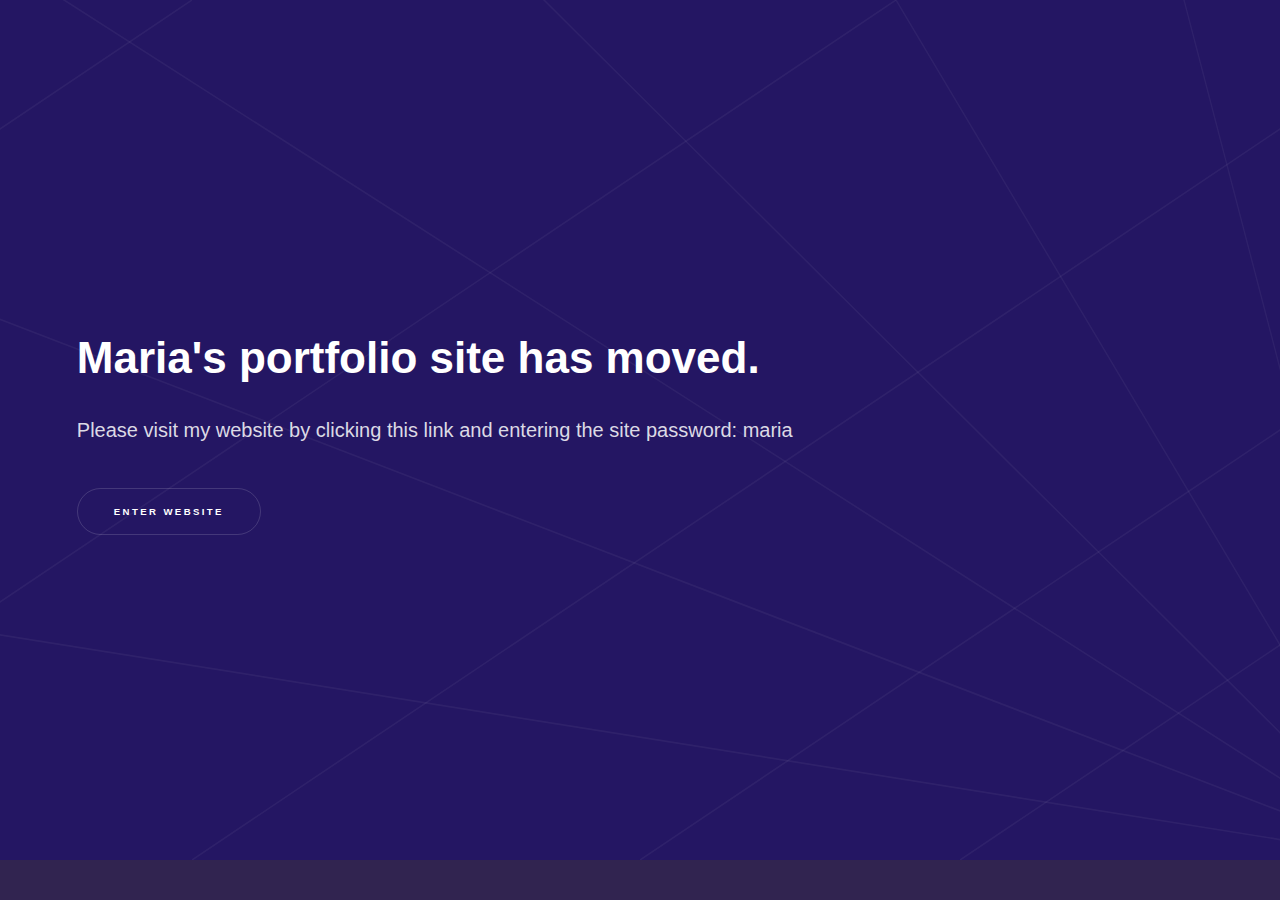
<file: index.html>
<!DOCTYPE HTML>
<!--
	Hyperspace by HTML5 UP
	html5up.net | @ajlkn
	Free for personal and commercial use under the CCA 3.0 license (html5up.net/license)
-->
<html>
	<head>
		<title>Maria Wang</title>
		<meta charset="utf-8" />
		<meta name="viewport" content="width=device-width, initial-scale=1, user-scalable=no" />
		<link rel="stylesheet" href="assets/css/main.css" />
		<noscript><link rel="stylesheet" href="assets/css/noscript.css" /></noscript>
        <link rel="icon" type="image/x-icon" href="/images/favicon.ico">
	</head>
	<body class="is-preload">


		<!-- Wrapper -->
			<div id="wrapper">

				<!-- Intro -->
					<section id="intro" class="wrapper style1 fullscreen fade-up">
						<div class="inner">
                            <h1>Maria's portfolio site has moved.</h1>
                            <p>Please visit my website by clicking this link and entering the site password: maria</p>
                            <ul class="actions">
                                <li><a href="https://www.maria-wang.com/" class="button scrolly">Enter Website</a></li>
                            </ul>
						</div>
					</section>



		<!-- Scripts -->
			<script src="assets/js/jquery.min.js"></script>
			<script src="assets/js/jquery.scrollex.min.js"></script>
			<script src="assets/js/jquery.scrolly.min.js"></script>
			<script src="assets/js/browser.min.js"></script>
			<script src="assets/js/breakpoints.min.js"></script>
			<script src="assets/js/util.js"></script>
			<script src="assets/js/main.js"></script>

	</body>
</html>
</file>
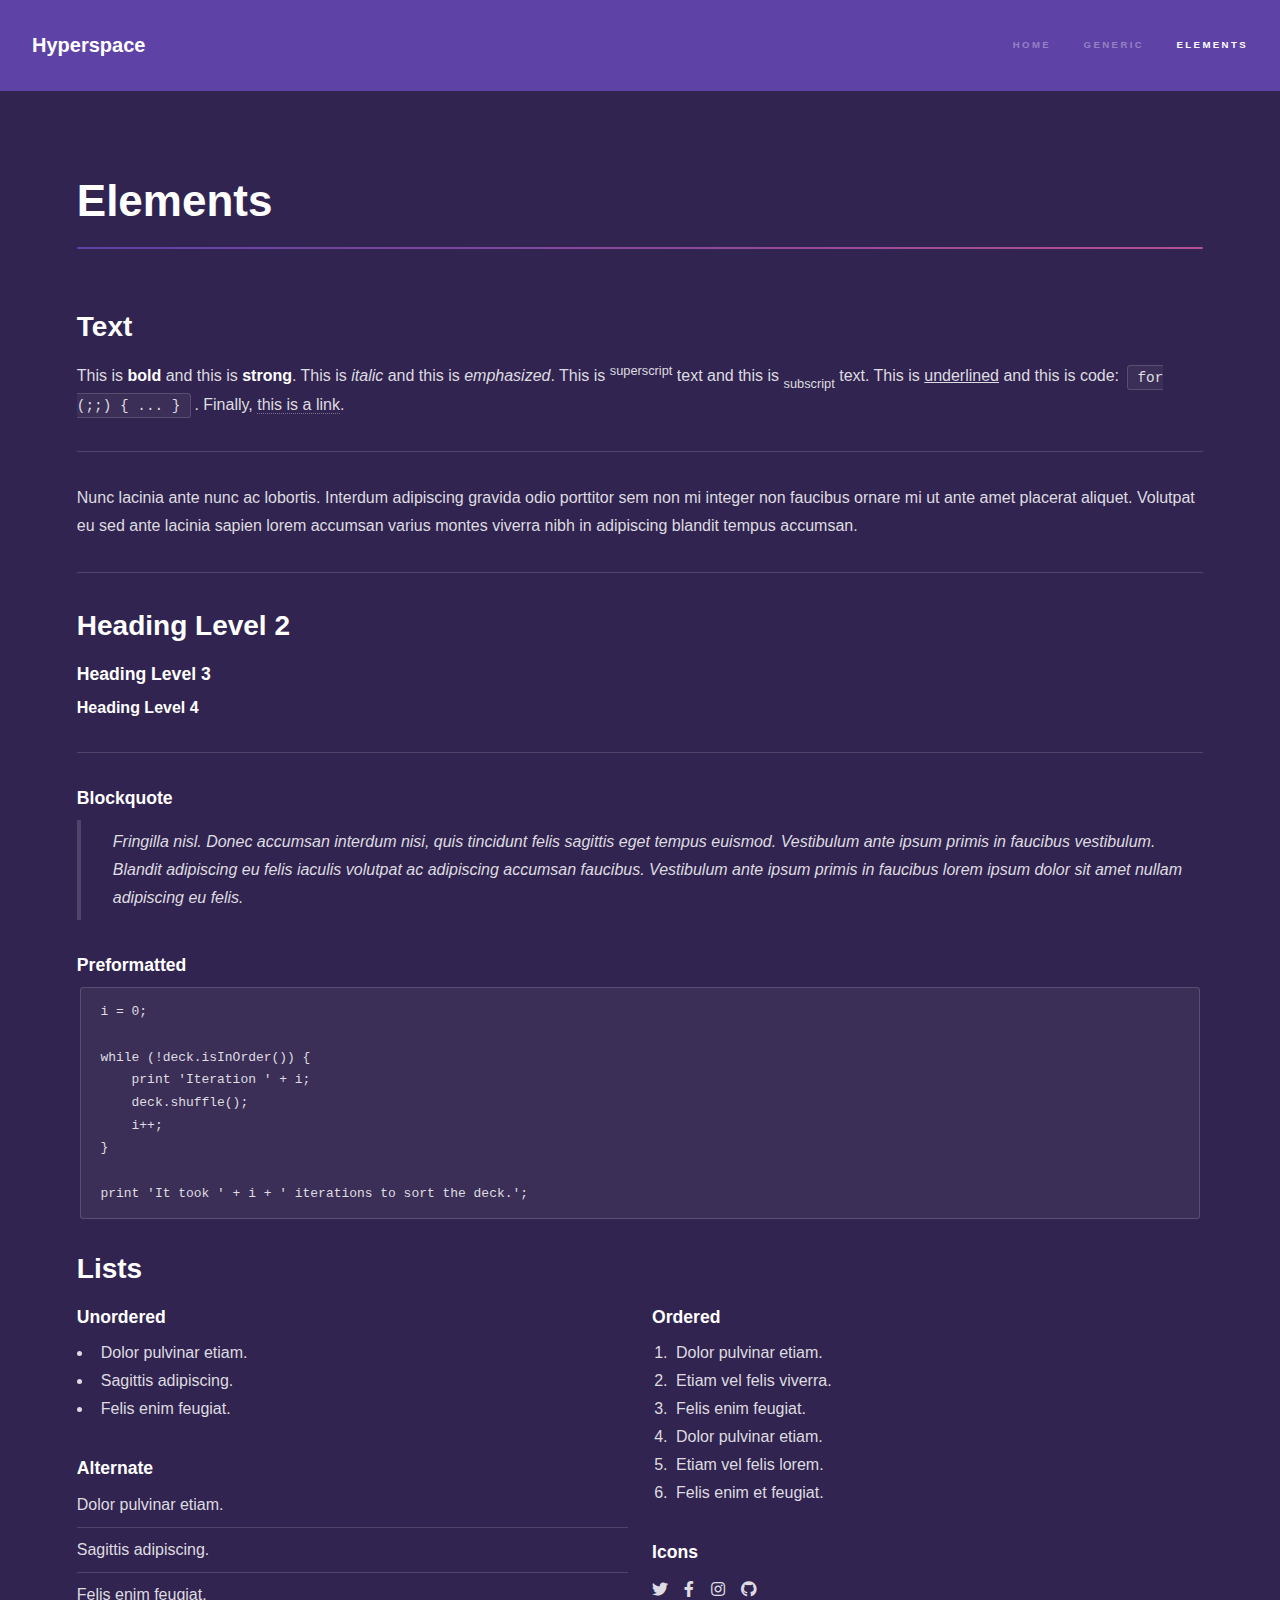
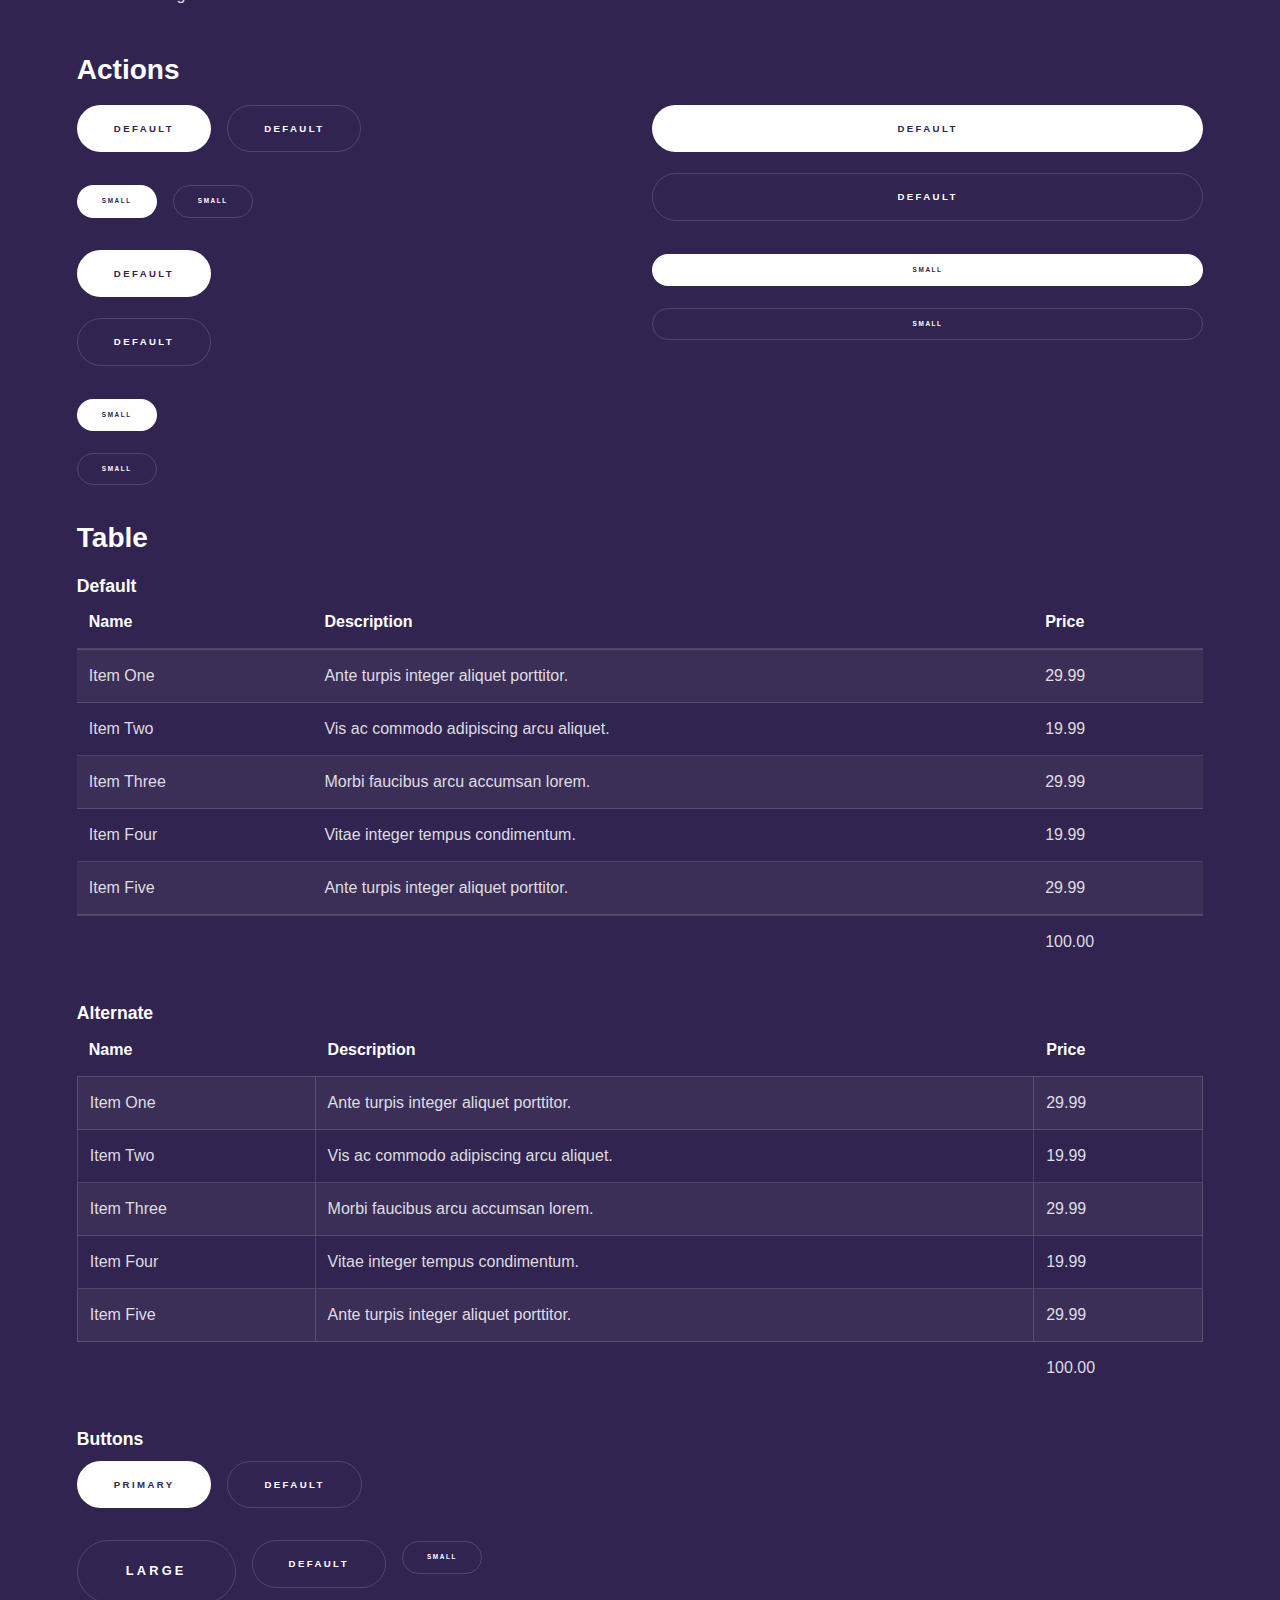
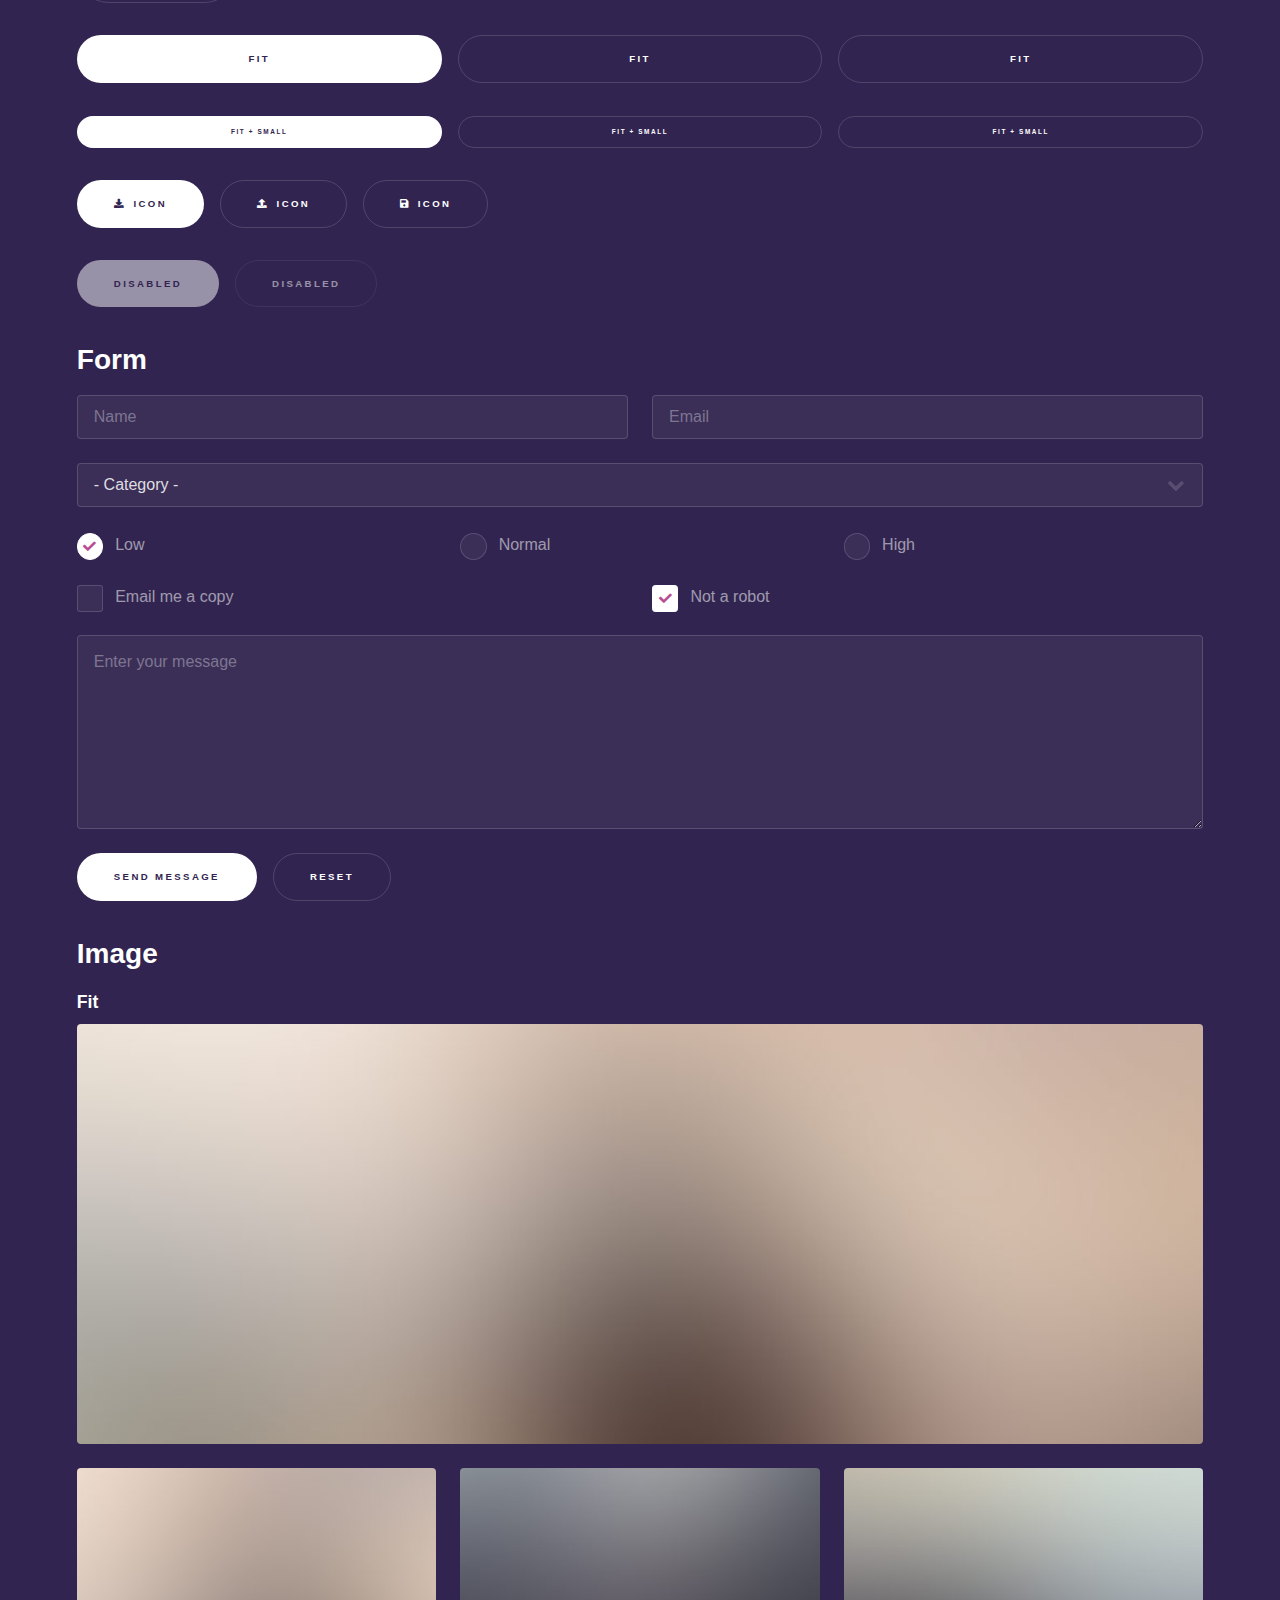
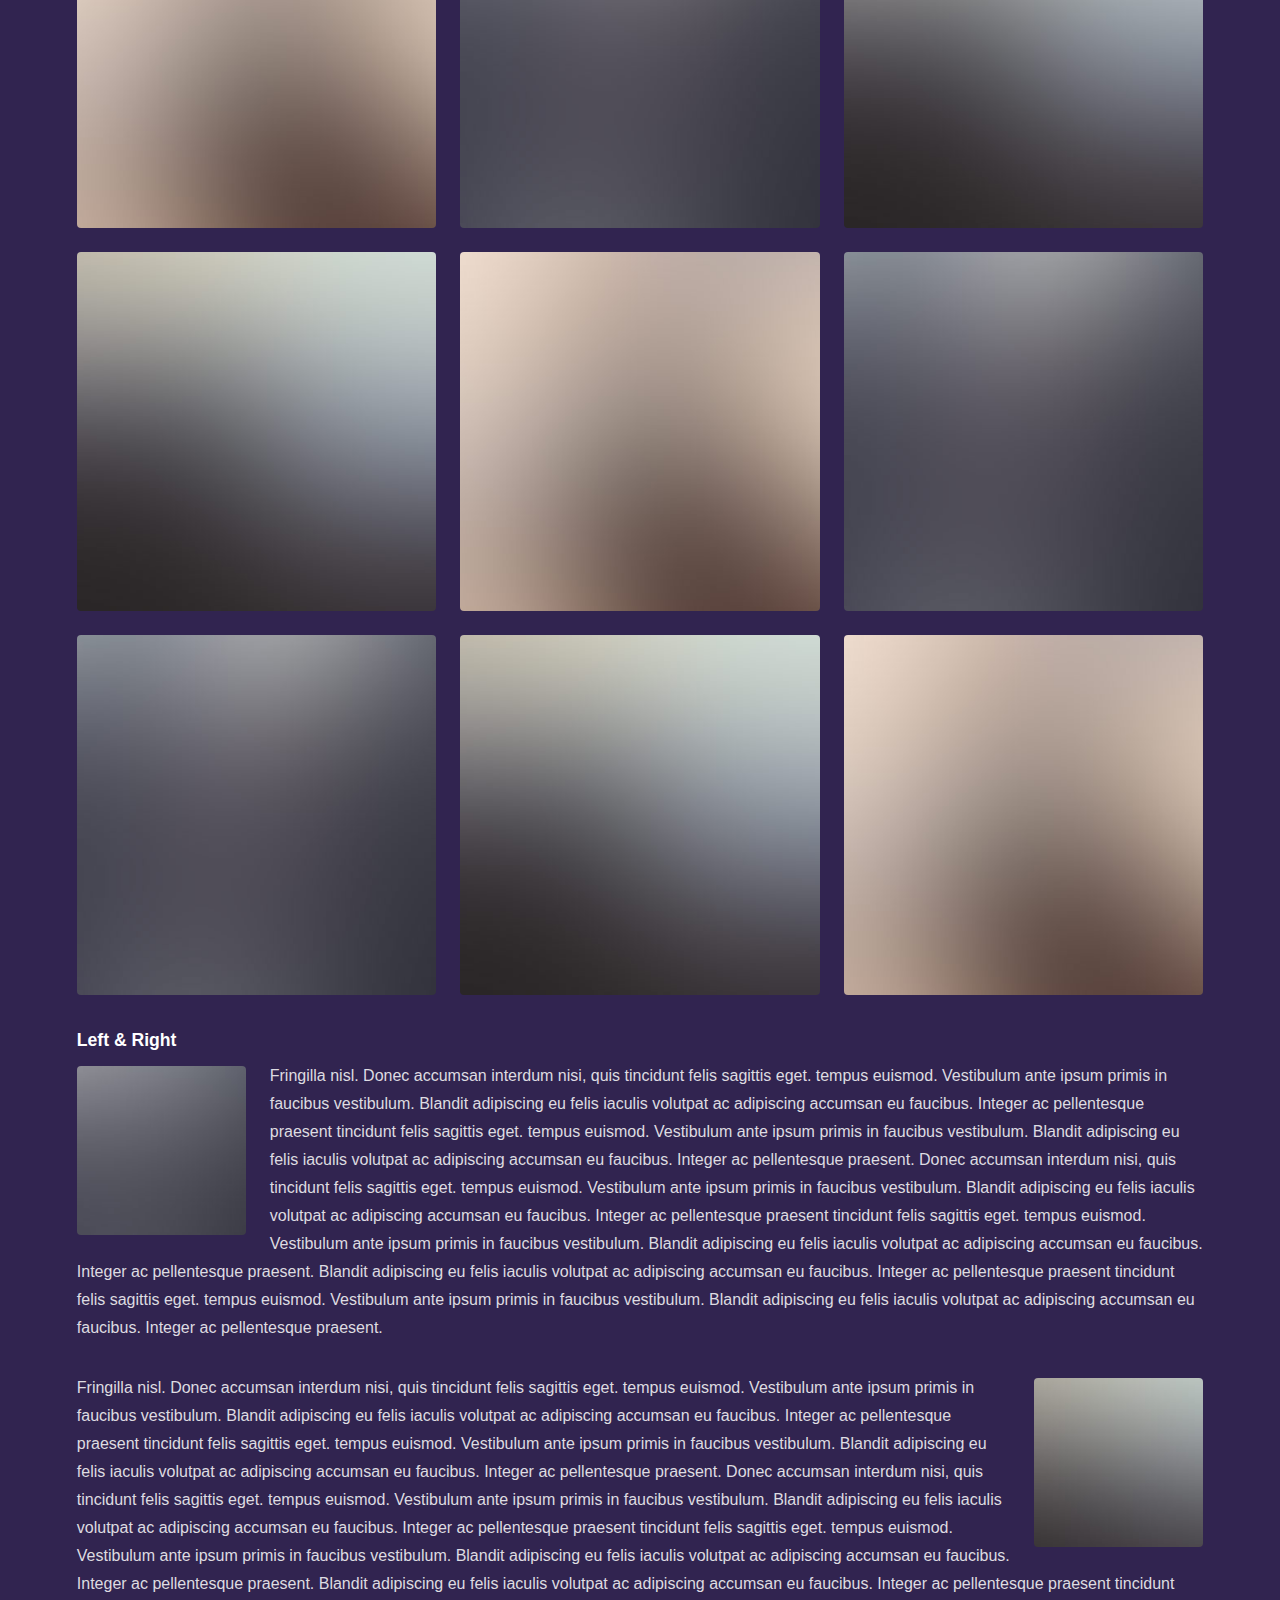
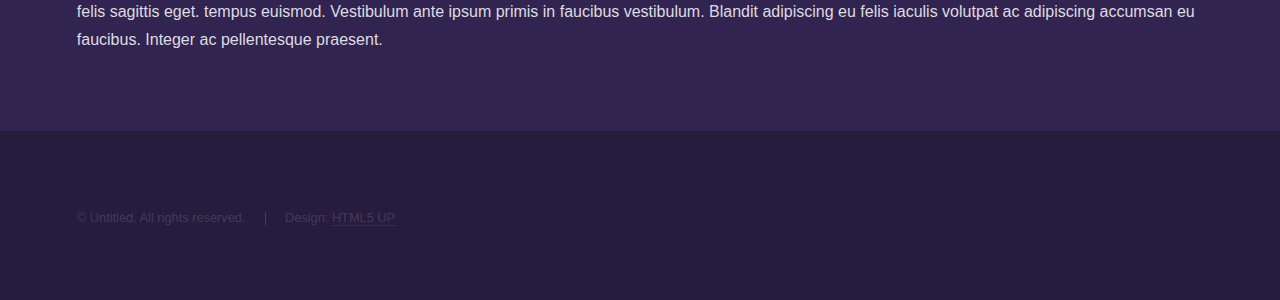
<file: elements.html>
<!DOCTYPE HTML>
<!--
	Hyperspace by HTML5 UP
	html5up.net | @ajlkn
	Free for personal and commercial use under the CCA 3.0 license (html5up.net/license)
-->
<html>
	<head>
		<title>Elements - Hyperspace by HTML5 UP</title>
		<meta charset="utf-8" />
		<meta name="viewport" content="width=device-width, initial-scale=1, user-scalable=no" />
		<link rel="stylesheet" href="assets/css/main.css" />
		<noscript><link rel="stylesheet" href="assets/css/noscript.css" /></noscript>
	</head>
	<body class="is-preload">

		<!-- Header -->
			<header id="header">
				<a href="index.html" class="title">Hyperspace</a>
				<nav>
					<ul>
						<li><a href="index.html">Home</a></li>
						<li><a href="generic.html">Generic</a></li>
						<li><a href="elements.html"  class="active">Elements</a></li>
					</ul>
				</nav>
			</header>

		<!-- Wrapper -->
			<div id="wrapper">

				<!-- Main -->
					<section id="main" class="wrapper">
						<div class="inner">
							<h1 class="major">Elements</h1>

							<!-- Text -->
								<section>
									<h2>Text</h2>
									<p>This is <b>bold</b> and this is <strong>strong</strong>. This is <i>italic</i> and this is <em>emphasized</em>.
									This is <sup>superscript</sup> text and this is <sub>subscript</sub> text.
									This is <u>underlined</u> and this is code: <code>for (;;) { ... }</code>. Finally, <a href="#">this is a link</a>.</p>
									<hr />
									<p>Nunc lacinia ante nunc ac lobortis. Interdum adipiscing gravida odio porttitor sem non mi integer non faucibus ornare mi ut ante amet placerat aliquet. Volutpat eu sed ante lacinia sapien lorem accumsan varius montes viverra nibh in adipiscing blandit tempus accumsan.</p>
									<hr />
									<h2>Heading Level 2</h2>
									<h3>Heading Level 3</h3>
									<h4>Heading Level 4</h4>
									<hr />
									<h3>Blockquote</h3>
									<blockquote>Fringilla nisl. Donec accumsan interdum nisi, quis tincidunt felis sagittis eget tempus euismod. Vestibulum ante ipsum primis in faucibus vestibulum. Blandit adipiscing eu felis iaculis volutpat ac adipiscing accumsan faucibus. Vestibulum ante ipsum primis in faucibus lorem ipsum dolor sit amet nullam adipiscing eu felis.</blockquote>
									<h3>Preformatted</h3>
									<pre><code>i = 0;

while (!deck.isInOrder()) {
    print 'Iteration ' + i;
    deck.shuffle();
    i++;
}

print 'It took ' + i + ' iterations to sort the deck.';</code></pre>
								</section>

							<!-- Lists -->
								<section>
									<h2>Lists</h2>
									<div class="row">
										<div class="col-6 col-12-medium">
											<h3>Unordered</h3>
											<ul>
												<li>Dolor pulvinar etiam.</li>
												<li>Sagittis adipiscing.</li>
												<li>Felis enim feugiat.</li>
											</ul>
											<h3>Alternate</h3>
											<ul class="alt">
												<li>Dolor pulvinar etiam.</li>
												<li>Sagittis adipiscing.</li>
												<li>Felis enim feugiat.</li>
											</ul>
										</div>
										<div class="col-6 col-12-medium">
											<h3>Ordered</h3>
											<ol>
												<li>Dolor pulvinar etiam.</li>
												<li>Etiam vel felis viverra.</li>
												<li>Felis enim feugiat.</li>
												<li>Dolor pulvinar etiam.</li>
												<li>Etiam vel felis lorem.</li>
												<li>Felis enim et feugiat.</li>
											</ol>
											<h3>Icons</h3>
											<ul class="icons">
												<li><a href="#" class="icon brands fa-twitter"><span class="label">Twitter</span></a></li>
												<li><a href="#" class="icon brands fa-facebook-f"><span class="label">Facebook</span></a></li>
												<li><a href="#" class="icon brands fa-instagram"><span class="label">Instagram</span></a></li>
												<li><a href="#" class="icon brands fa-github"><span class="label">Github</span></a></li>
											</ul>
										</div>
									</div>
									<h2>Actions</h2>
									<div class="row">
										<div class="col-6 col-12-medium">
											<ul class="actions">
												<li><a href="#" class="button primary">Default</a></li>
												<li><a href="#" class="button">Default</a></li>
											</ul>
											<ul class="actions small">
												<li><a href="#" class="button primary small">Small</a></li>
												<li><a href="#" class="button small">Small</a></li>
											</ul>
											<ul class="actions stacked">
												<li><a href="#" class="button primary">Default</a></li>
												<li><a href="#" class="button">Default</a></li>
											</ul>
											<ul class="actions stacked">
												<li><a href="#" class="button primary small">Small</a></li>
												<li><a href="#" class="button small">Small</a></li>
											</ul>
										</div>
										<div class="col-6 col-12-medium">
											<ul class="actions stacked">
												<li><a href="#" class="button primary fit">Default</a></li>
												<li><a href="#" class="button fit">Default</a></li>
											</ul>
											<ul class="actions stacked">
												<li><a href="#" class="button primary small fit">Small</a></li>
												<li><a href="#" class="button small fit">Small</a></li>
											</ul>
										</div>
									</div>
								</section>

							<!-- Table -->
								<section>
									<h2>Table</h2>
									<h3>Default</h3>
									<div class="table-wrapper">
										<table>
											<thead>
												<tr>
													<th>Name</th>
													<th>Description</th>
													<th>Price</th>
												</tr>
											</thead>
											<tbody>
												<tr>
													<td>Item One</td>
													<td>Ante turpis integer aliquet porttitor.</td>
													<td>29.99</td>
												</tr>
												<tr>
													<td>Item Two</td>
													<td>Vis ac commodo adipiscing arcu aliquet.</td>
													<td>19.99</td>
												</tr>
												<tr>
													<td>Item Three</td>
													<td> Morbi faucibus arcu accumsan lorem.</td>
													<td>29.99</td>
												</tr>
												<tr>
													<td>Item Four</td>
													<td>Vitae integer tempus condimentum.</td>
													<td>19.99</td>
												</tr>
												<tr>
													<td>Item Five</td>
													<td>Ante turpis integer aliquet porttitor.</td>
													<td>29.99</td>
												</tr>
											</tbody>
											<tfoot>
												<tr>
													<td colspan="2"></td>
													<td>100.00</td>
												</tr>
											</tfoot>
										</table>
									</div>

									<h3>Alternate</h3>
									<div class="table-wrapper">
										<table class="alt">
											<thead>
												<tr>
													<th>Name</th>
													<th>Description</th>
													<th>Price</th>
												</tr>
											</thead>
											<tbody>
												<tr>
													<td>Item One</td>
													<td>Ante turpis integer aliquet porttitor.</td>
													<td>29.99</td>
												</tr>
												<tr>
													<td>Item Two</td>
													<td>Vis ac commodo adipiscing arcu aliquet.</td>
													<td>19.99</td>
												</tr>
												<tr>
													<td>Item Three</td>
													<td> Morbi faucibus arcu accumsan lorem.</td>
													<td>29.99</td>
												</tr>
												<tr>
													<td>Item Four</td>
													<td>Vitae integer tempus condimentum.</td>
													<td>19.99</td>
												</tr>
												<tr>
													<td>Item Five</td>
													<td>Ante turpis integer aliquet porttitor.</td>
													<td>29.99</td>
												</tr>
											</tbody>
											<tfoot>
												<tr>
													<td colspan="2"></td>
													<td>100.00</td>
												</tr>
											</tfoot>
										</table>
									</div>
								</section>

							<!-- Buttons -->
								<section>
									<h3>Buttons</h3>
									<ul class="actions">
										<li><a href="#" class="button primary">Primary</a></li>
										<li><a href="#" class="button">Default</a></li>
									</ul>
									<ul class="actions">
										<li><a href="#" class="button large">Large</a></li>
										<li><a href="#" class="button">Default</a></li>
										<li><a href="#" class="button small">Small</a></li>
									</ul>
									<ul class="actions fit">
										<li><a href="#" class="button primary fit">Fit</a></li>
										<li><a href="#" class="button fit">Fit</a></li>
										<li><a href="#" class="button fit">Fit</a></li>
									</ul>
									<ul class="actions fit small">
										<li><a href="#" class="button primary fit small">Fit + Small</a></li>
										<li><a href="#" class="button fit small">Fit + Small</a></li>
										<li><a href="#" class="button fit small">Fit + Small</a></li>
									</ul>
									<ul class="actions">
										<li><a href="#" class="button primary icon solid fa-download">Icon</a></li>
										<li><a href="#" class="button icon solid fa-upload">Icon</a></li>
										<li><a href="#" class="button icon solid fa-save">Icon</a></li>
									</ul>
									<ul class="actions">
										<li><span class="button primary disabled">Disabled</span></li>
										<li><span class="button disabled">Disabled</span></li>
									</ul>
								</section>

							<!-- Form -->
								<section>
									<h2>Form</h2>
									<form method="post" action="#">
										<div class="row gtr-uniform">
											<div class="col-6 col-12-xsmall">
												<input type="text" name="demo-name" id="demo-name" value="" placeholder="Name" />
											</div>
											<div class="col-6 col-12-xsmall">
												<input type="email" name="demo-email" id="demo-email" value="" placeholder="Email" />
											</div>
											<div class="col-12">
												<select name="demo-category" id="demo-category">
													<option value="">- Category -</option>
													<option value="1">Manufacturing</option>
													<option value="1">Shipping</option>
													<option value="1">Administration</option>
													<option value="1">Human Resources</option>
												</select>
											</div>
											<div class="col-4 col-12-small">
												<input type="radio" id="demo-priority-low" name="demo-priority" checked>
												<label for="demo-priority-low">Low</label>
											</div>
											<div class="col-4 col-12-small">
												<input type="radio" id="demo-priority-normal" name="demo-priority">
												<label for="demo-priority-normal">Normal</label>
											</div>
											<div class="col-4 col-12-small">
												<input type="radio" id="demo-priority-high" name="demo-priority">
												<label for="demo-priority-high">High</label>
											</div>
											<div class="col-6 col-12-small">
												<input type="checkbox" id="demo-copy" name="demo-copy">
												<label for="demo-copy">Email me a copy</label>
											</div>
											<div class="col-6 col-12-small">
												<input type="checkbox" id="demo-human" name="demo-human" checked>
												<label for="demo-human">Not a robot</label>
											</div>
											<div class="col-12">
												<textarea name="demo-message" id="demo-message" placeholder="Enter your message" rows="6"></textarea>
											</div>
											<div class="col-12">
												<ul class="actions">
													<li><input type="submit" value="Send Message" class="primary" /></li>
													<li><input type="reset" value="Reset" /></li>
												</ul>
											</div>
										</div>
									</form>
								</section>

							<!-- Image -->
								<section>
									<h2>Image</h2>
									<h3>Fit</h3>
									<div class="box alt">
										<div class="row gtr-uniform">
											<div class="col-12"><span class="image fit"><img src="images/pic04.jpg" alt="" /></span></div>
											<div class="col-4"><span class="image fit"><img src="images/pic01.jpg" alt="" /></span></div>
											<div class="col-4"><span class="image fit"><img src="images/pic02.jpg" alt="" /></span></div>
											<div class="col-4"><span class="image fit"><img src="images/pic03.jpg" alt="" /></span></div>
											<div class="col-4"><span class="image fit"><img src="images/pic03.jpg" alt="" /></span></div>
											<div class="col-4"><span class="image fit"><img src="images/pic01.jpg" alt="" /></span></div>
											<div class="col-4"><span class="image fit"><img src="images/pic02.jpg" alt="" /></span></div>
											<div class="col-4"><span class="image fit"><img src="images/pic02.jpg" alt="" /></span></div>
											<div class="col-4"><span class="image fit"><img src="images/pic03.jpg" alt="" /></span></div>
											<div class="col-4"><span class="image fit"><img src="images/pic01.jpg" alt="" /></span></div>
										</div>
									</div>
									<h3>Left &amp; Right</h3>
									<p><span class="image left"><img src="images/pic05.jpg" alt="" /></span>Fringilla nisl. Donec accumsan interdum nisi, quis tincidunt felis sagittis eget. tempus euismod. Vestibulum ante ipsum primis in faucibus vestibulum. Blandit adipiscing eu felis iaculis volutpat ac adipiscing accumsan eu faucibus. Integer ac pellentesque praesent tincidunt felis sagittis eget. tempus euismod. Vestibulum ante ipsum primis in faucibus vestibulum. Blandit adipiscing eu felis iaculis volutpat ac adipiscing accumsan eu faucibus. Integer ac pellentesque praesent. Donec accumsan interdum nisi, quis tincidunt felis sagittis eget. tempus euismod. Vestibulum ante ipsum primis in faucibus vestibulum. Blandit adipiscing eu felis iaculis volutpat ac adipiscing accumsan eu faucibus. Integer ac pellentesque praesent tincidunt felis sagittis eget. tempus euismod. Vestibulum ante ipsum primis in faucibus vestibulum. Blandit adipiscing eu felis iaculis volutpat ac adipiscing accumsan eu faucibus. Integer ac pellentesque praesent. Blandit adipiscing eu felis iaculis volutpat ac adipiscing accumsan eu faucibus. Integer ac pellentesque praesent tincidunt felis sagittis eget. tempus euismod. Vestibulum ante ipsum primis in faucibus vestibulum. Blandit adipiscing eu felis iaculis volutpat ac adipiscing accumsan eu faucibus. Integer ac pellentesque praesent.</p>
									<p><span class="image right"><img src="images/pic06.jpg" alt="" /></span>Fringilla nisl. Donec accumsan interdum nisi, quis tincidunt felis sagittis eget. tempus euismod. Vestibulum ante ipsum primis in faucibus vestibulum. Blandit adipiscing eu felis iaculis volutpat ac adipiscing accumsan eu faucibus. Integer ac pellentesque praesent tincidunt felis sagittis eget. tempus euismod. Vestibulum ante ipsum primis in faucibus vestibulum. Blandit adipiscing eu felis iaculis volutpat ac adipiscing accumsan eu faucibus. Integer ac pellentesque praesent. Donec accumsan interdum nisi, quis tincidunt felis sagittis eget. tempus euismod. Vestibulum ante ipsum primis in faucibus vestibulum. Blandit adipiscing eu felis iaculis volutpat ac adipiscing accumsan eu faucibus. Integer ac pellentesque praesent tincidunt felis sagittis eget. tempus euismod. Vestibulum ante ipsum primis in faucibus vestibulum. Blandit adipiscing eu felis iaculis volutpat ac adipiscing accumsan eu faucibus. Integer ac pellentesque praesent. Blandit adipiscing eu felis iaculis volutpat ac adipiscing accumsan eu faucibus. Integer ac pellentesque praesent tincidunt felis sagittis eget. tempus euismod. Vestibulum ante ipsum primis in faucibus vestibulum. Blandit adipiscing eu felis iaculis volutpat ac adipiscing accumsan eu faucibus. Integer ac pellentesque praesent.</p>
								</section>

						</div>
					</section>

			</div>

		<!-- Footer -->
			<footer id="footer" class="wrapper alt">
				<div class="inner">
					<ul class="menu">
						<li>&copy; Untitled. All rights reserved.</li><li>Design: <a href="http://html5up.net">HTML5 UP</a></li>
					</ul>
				</div>
			</footer>

		<!-- Scripts -->
			<script src="assets/js/jquery.min.js"></script>
			<script src="assets/js/jquery.scrollex.min.js"></script>
			<script src="assets/js/jquery.scrolly.min.js"></script>
			<script src="assets/js/browser.min.js"></script>
			<script src="assets/js/breakpoints.min.js"></script>
			<script src="assets/js/util.js"></script>
			<script src="assets/js/main.js"></script>

	</body>
</html>
</file>
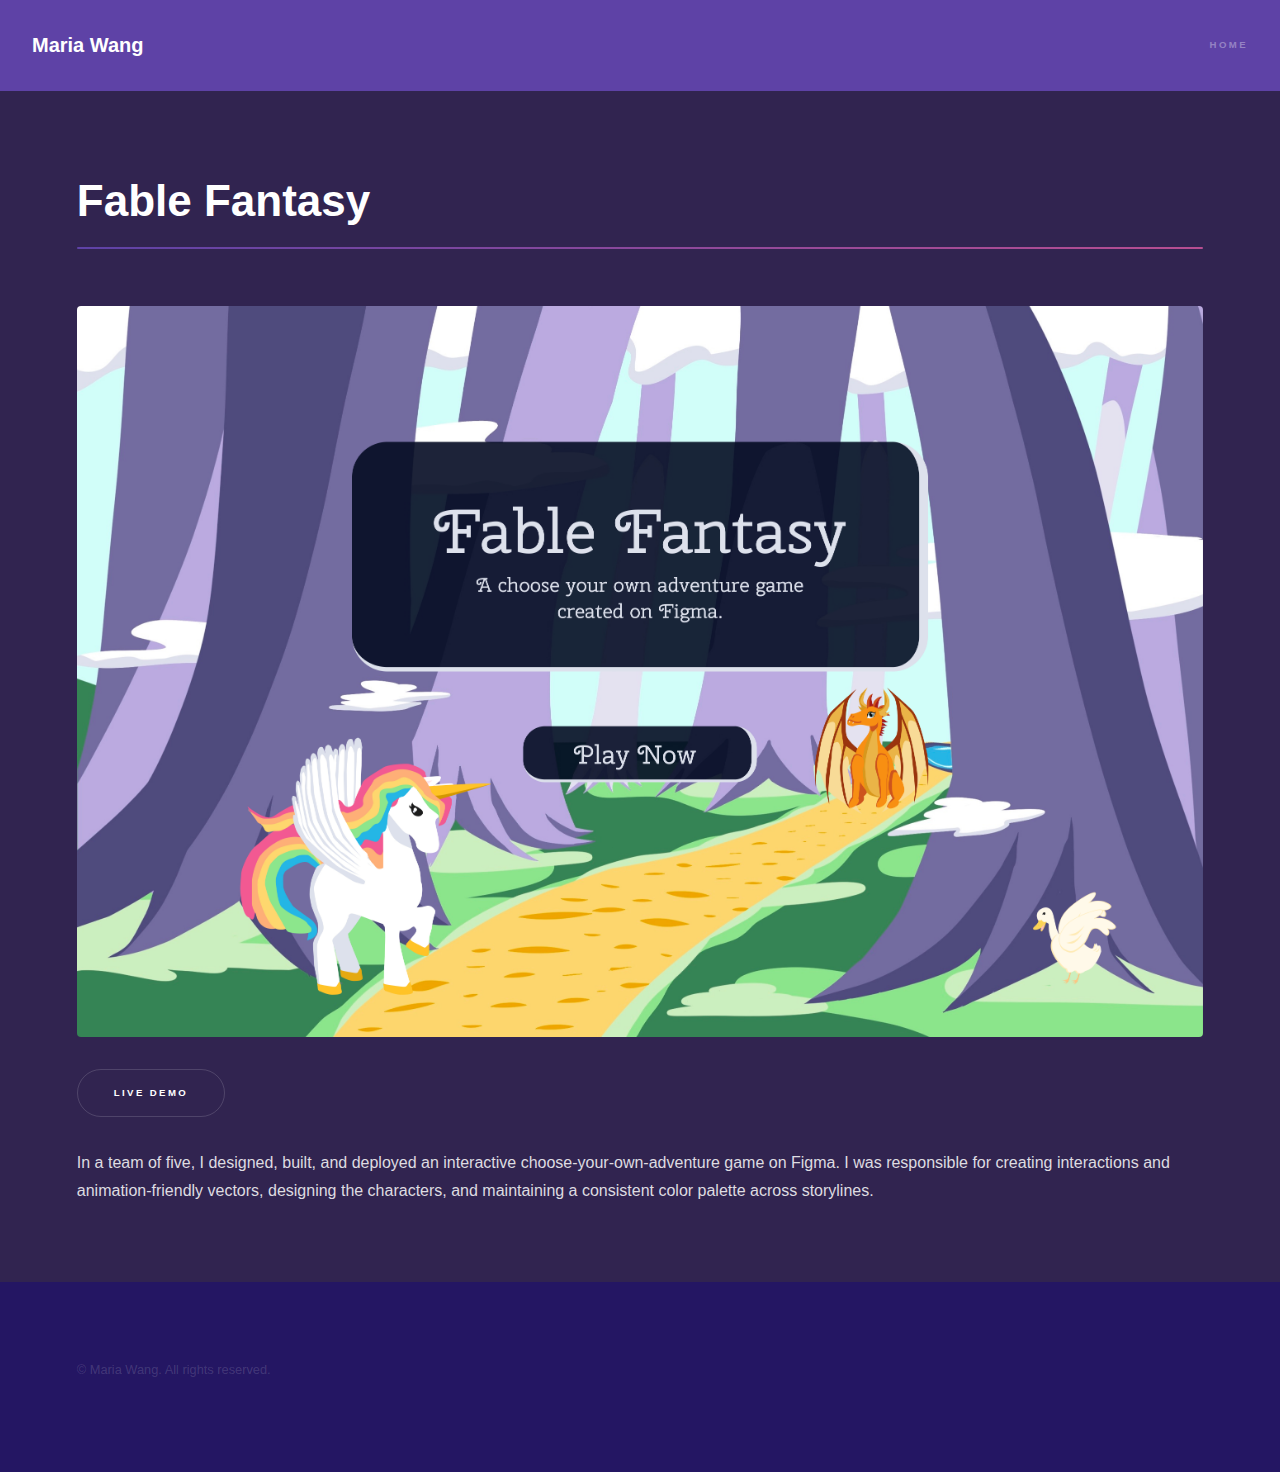
<file: fable-fantasy.html>
<!DOCTYPE HTML>
<!--
	Hyperspace by HTML5 UP
	html5up.net | @ajlkn
	Free for personal and commercial use under the CCA 3.0 license (html5up.net/license)
-->
<html>
	<head>
		<title>Fable Fantasy</title>
		<meta charset="utf-8" />
		<meta name="viewport" content="width=device-width, initial-scale=1, user-scalable=no" />
		<link rel="stylesheet" href="assets/css/main.css" />
		<noscript><link rel="stylesheet" href="assets/css/noscript.css" /></noscript>
	</head>
	<body class="is-preload">

		<!-- Header -->
			<header id="header">
				<a href="index.html" class="title">Maria Wang</a>
				<nav>
					<ul>
						<li><a href="index.html">Home</a></li>
					</ul>
				</nav>
			</header>

		<!-- Wrapper -->
			<div id="wrapper">

				<!-- Main -->
					<section id="main" class="wrapper">
						<div class="inner">
							<h1 class="major">Fable Fantasy</h1>
							<span class="image fit"><img src="images/fable-fantasy-cover.jpg" alt="" /></span>
							<ul class="actions">
                                <li><a href="https://www.figma.com/community/file/1211294767256677250/fable-fantasy-a-choose-your-own-adventure-game" class="button">Live Demo</a></li>
                            </ul>
                            
                            <p>In a team of five, I designed, built, and deployed an interactive choose-your-own-adventure game on Figma. I was responsible for creating interactions and animation-friendly vectors, designing the characters, and maintaining a consistent color palette across storylines.</p>
						</div>
                        
					</section>

			</div>

		<!-- Footer -->
            <footer id="footer" class="wrapper style1">
                <div class="inner">
                    <ul class="menu">
                        <li><p>&copy; Maria Wang. All rights reserved.</p></li>
                    </ul>
                </div>
            </footer>

		<!-- Scripts -->
			<script src="assets/js/jquery.min.js"></script>
			<script src="assets/js/jquery.scrollex.min.js"></script>
			<script src="assets/js/jquery.scrolly.min.js"></script>
			<script src="assets/js/browser.min.js"></script>
			<script src="assets/js/breakpoints.min.js"></script>
			<script src="assets/js/util.js"></script>
			<script src="assets/js/main.js"></script>

	</body>
</html>
</file>
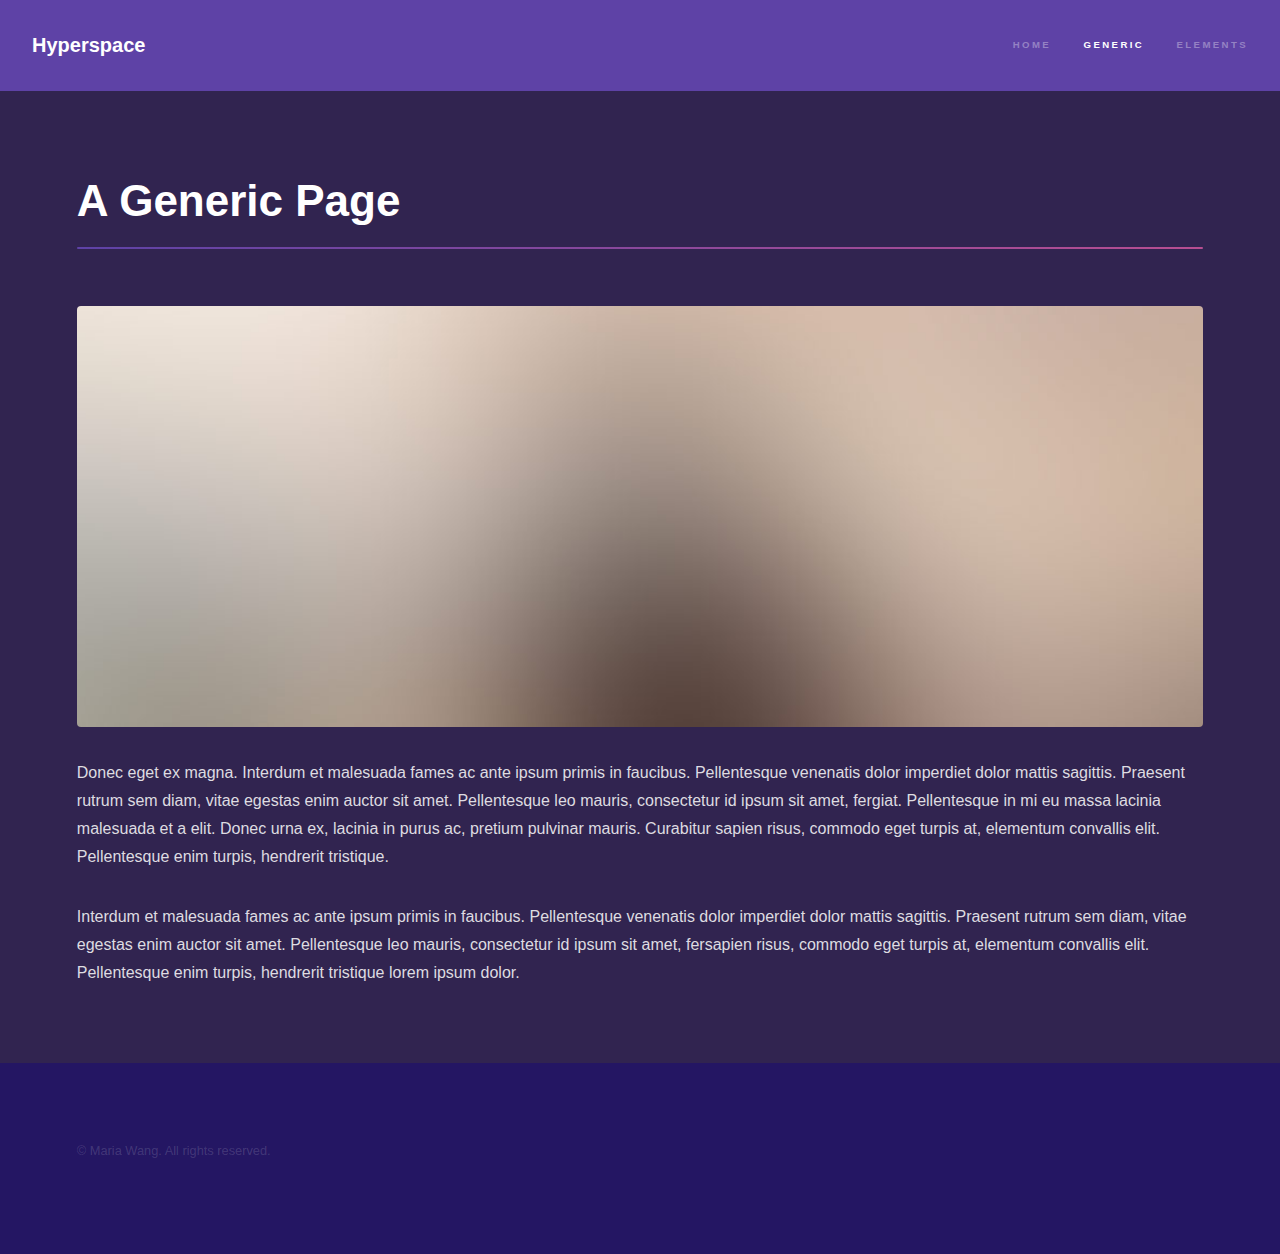
<file: generic.html>
<!DOCTYPE HTML>
<!--
	Hyperspace by HTML5 UP
	html5up.net | @ajlkn
	Free for personal and commercial use under the CCA 3.0 license (html5up.net/license)
-->
<html>
	<head>
		<title>Generic - Hyperspace by HTML5 UP</title>
		<meta charset="utf-8" />
		<meta name="viewport" content="width=device-width, initial-scale=1, user-scalable=no" />
		<link rel="stylesheet" href="assets/css/main.css" />
		<noscript><link rel="stylesheet" href="assets/css/noscript.css" /></noscript>
	</head>
	<body class="is-preload">

		<!-- Header -->
			<header id="header">
				<a href="index.html" class="title">Hyperspace</a>
				<nav>
					<ul>
						<li><a href="index.html">Home</a></li>
						<li><a href="generic.html" class="active">Generic</a></li>
						<li><a href="elements.html">Elements</a></li>
					</ul>
				</nav>
			</header>

		<!-- Wrapper -->
			<div id="wrapper">

				<!-- Main -->
					<section id="main" class="wrapper">
						<div class="inner">
							<h1 class="major">A Generic Page</h1>
							<span class="image fit"><img src="images/pic04.jpg" alt="" /></span>
							<p>Donec eget ex magna. Interdum et malesuada fames ac ante ipsum primis in faucibus. Pellentesque venenatis dolor imperdiet dolor mattis sagittis. Praesent rutrum sem diam, vitae egestas enim auctor sit amet. Pellentesque leo mauris, consectetur id ipsum sit amet, fergiat. Pellentesque in mi eu massa lacinia malesuada et a elit. Donec urna ex, lacinia in purus ac, pretium pulvinar mauris. Curabitur sapien risus, commodo eget turpis at, elementum convallis elit. Pellentesque enim turpis, hendrerit tristique.</p>
							<p>Interdum et malesuada fames ac ante ipsum primis in faucibus. Pellentesque venenatis dolor imperdiet dolor mattis sagittis. Praesent rutrum sem diam, vitae egestas enim auctor sit amet. Pellentesque leo mauris, consectetur id ipsum sit amet, fersapien risus, commodo eget turpis at, elementum convallis elit. Pellentesque enim turpis, hendrerit tristique lorem ipsum dolor.</p>
						</div>
					</section>

			</div>

		<!-- Footer -->
            <footer id="footer" class="wrapper style1">
                <div class="inner">
                    <ul class="menu">
                        <li><p>&copy; Maria Wang. All rights reserved.</p></li>
                    </ul>
                </div>
            </footer>

		<!-- Scripts -->
			<script src="assets/js/jquery.min.js"></script>
			<script src="assets/js/jquery.scrollex.min.js"></script>
			<script src="assets/js/jquery.scrolly.min.js"></script>
			<script src="assets/js/browser.min.js"></script>
			<script src="assets/js/breakpoints.min.js"></script>
			<script src="assets/js/util.js"></script>
			<script src="assets/js/main.js"></script>

	</body>
</html>
</file>
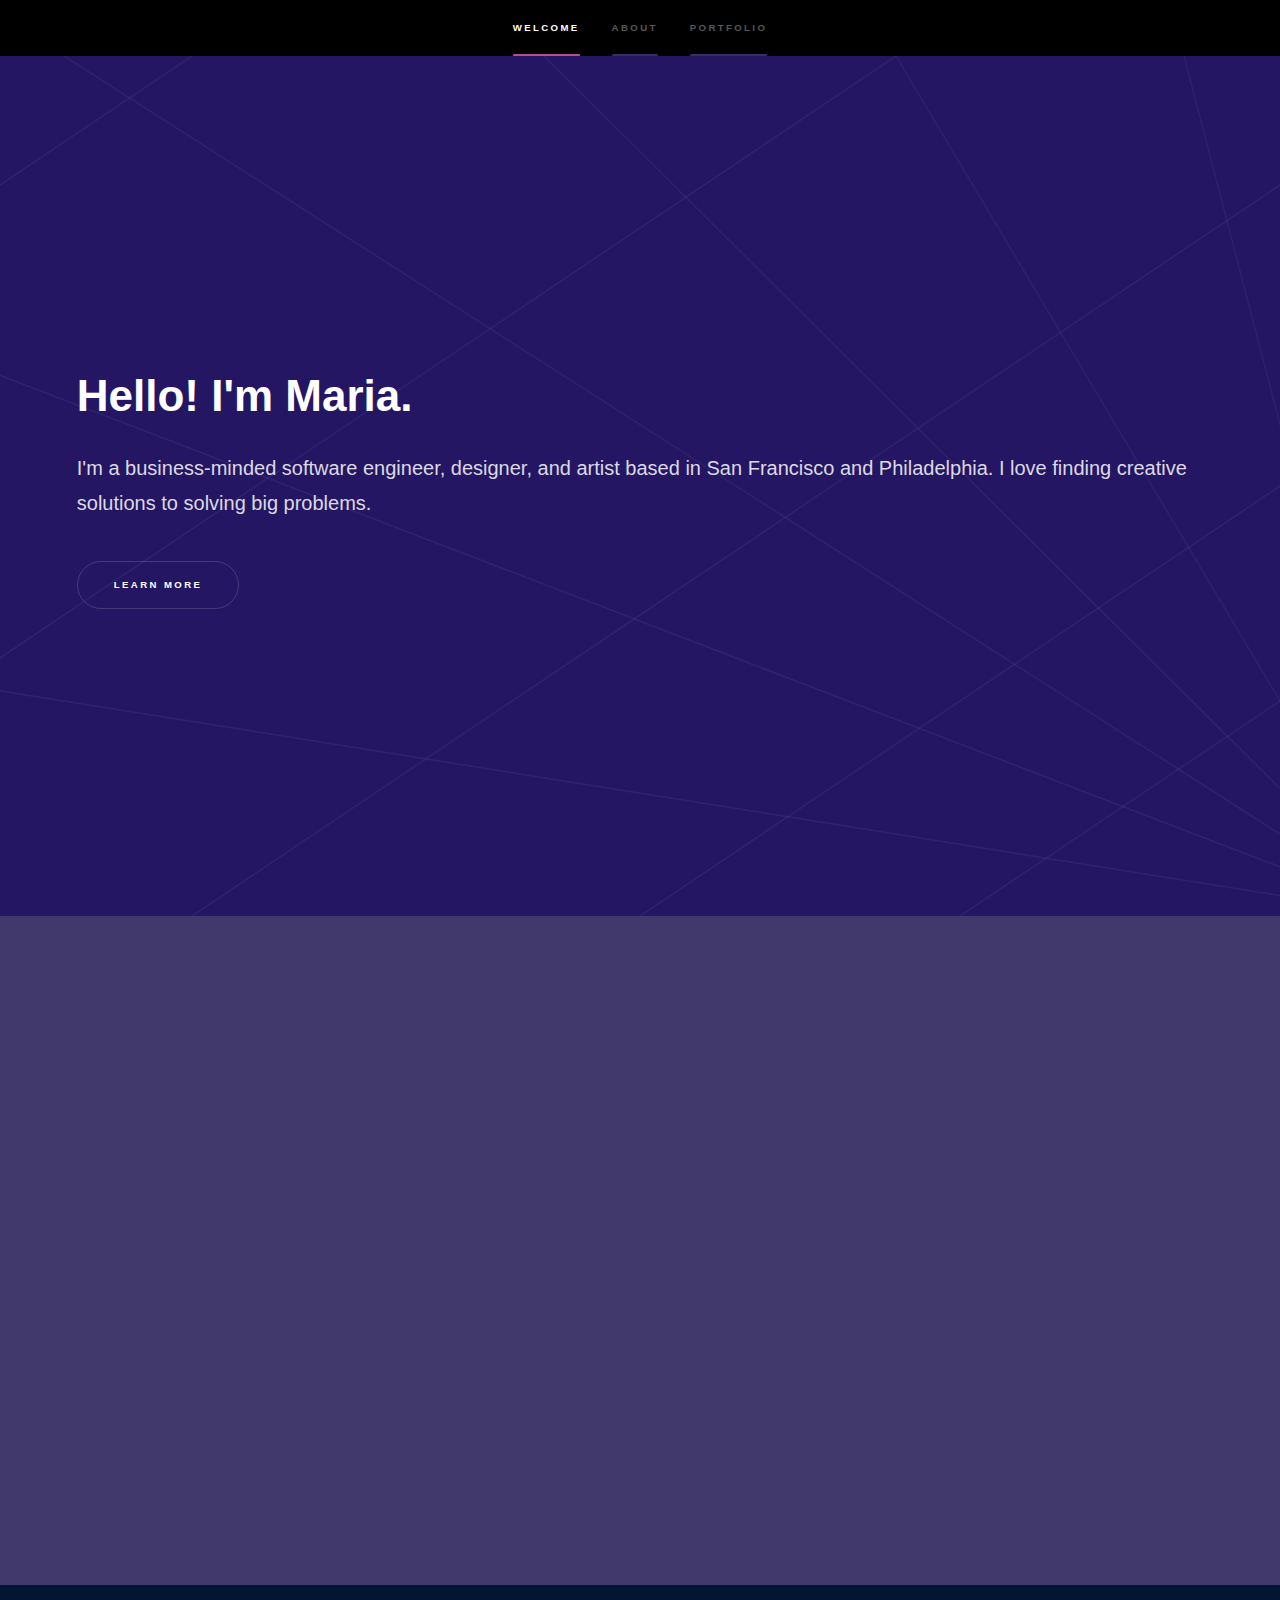
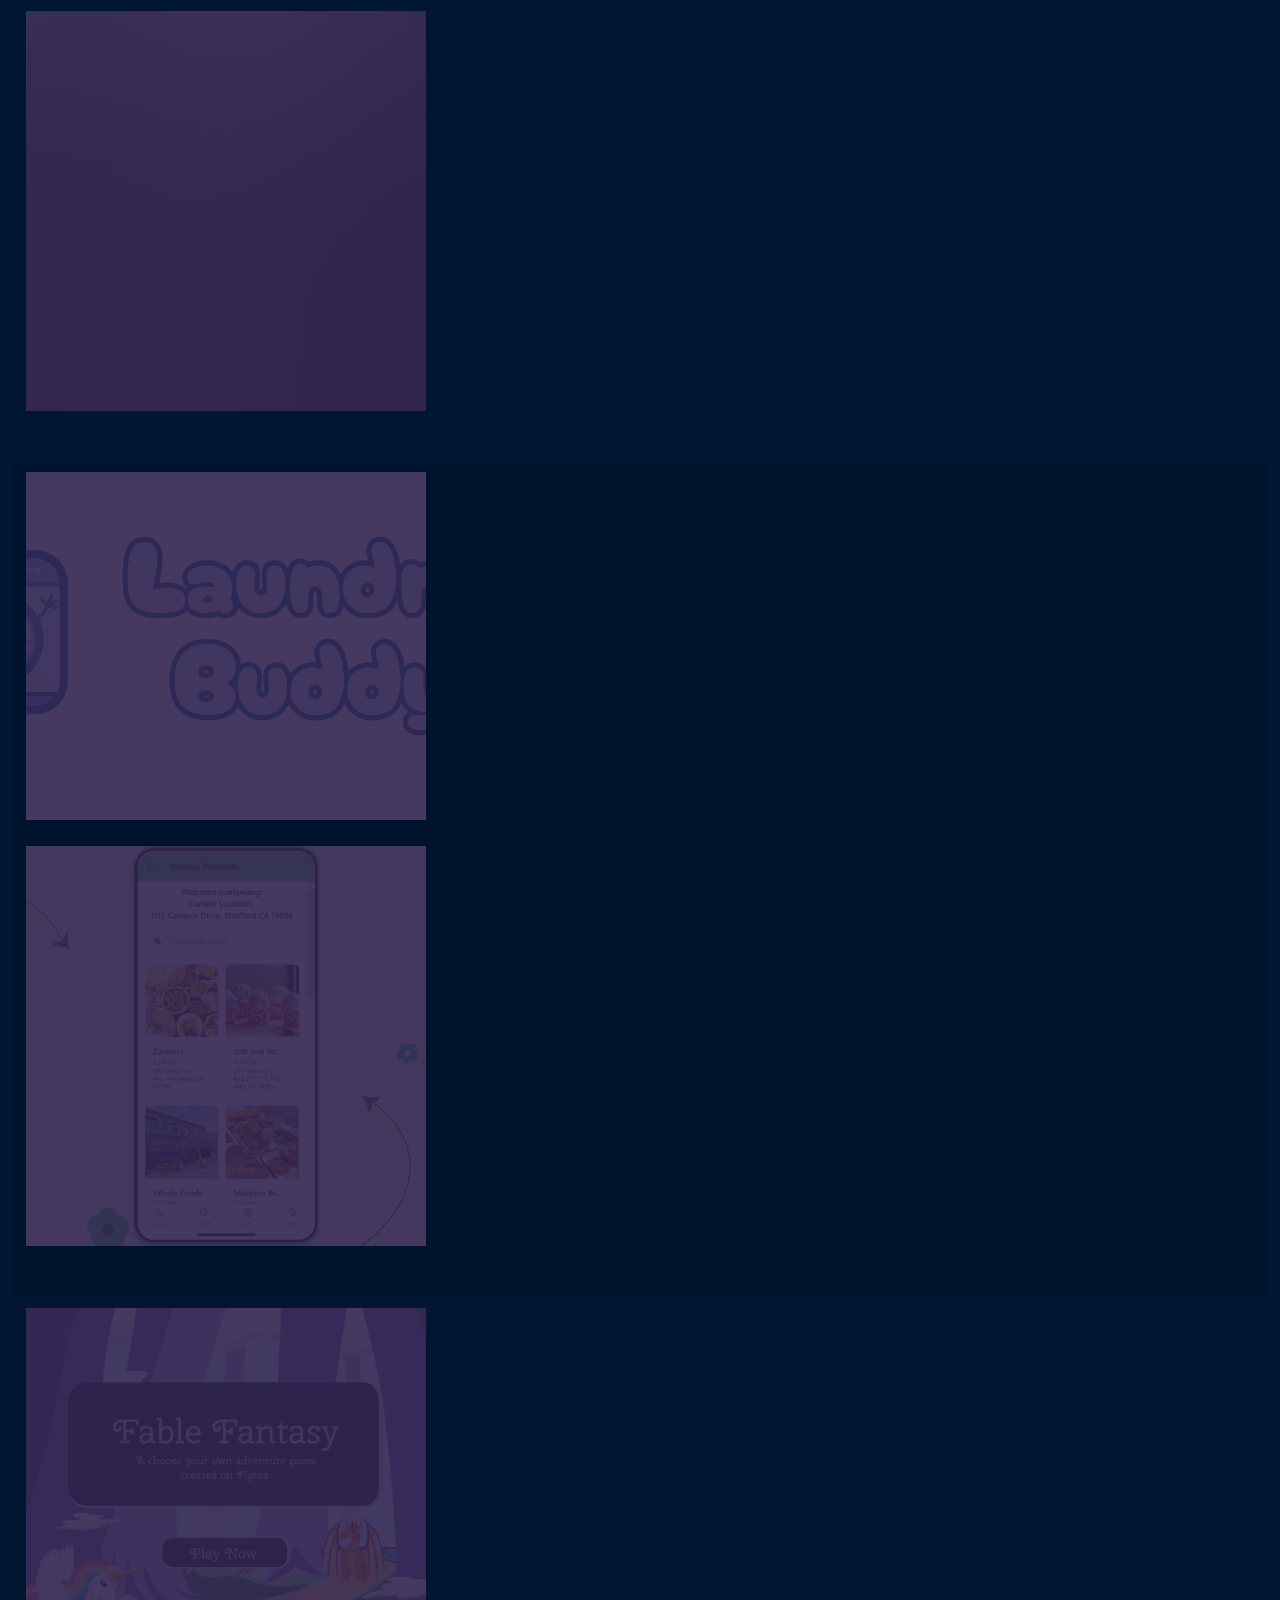
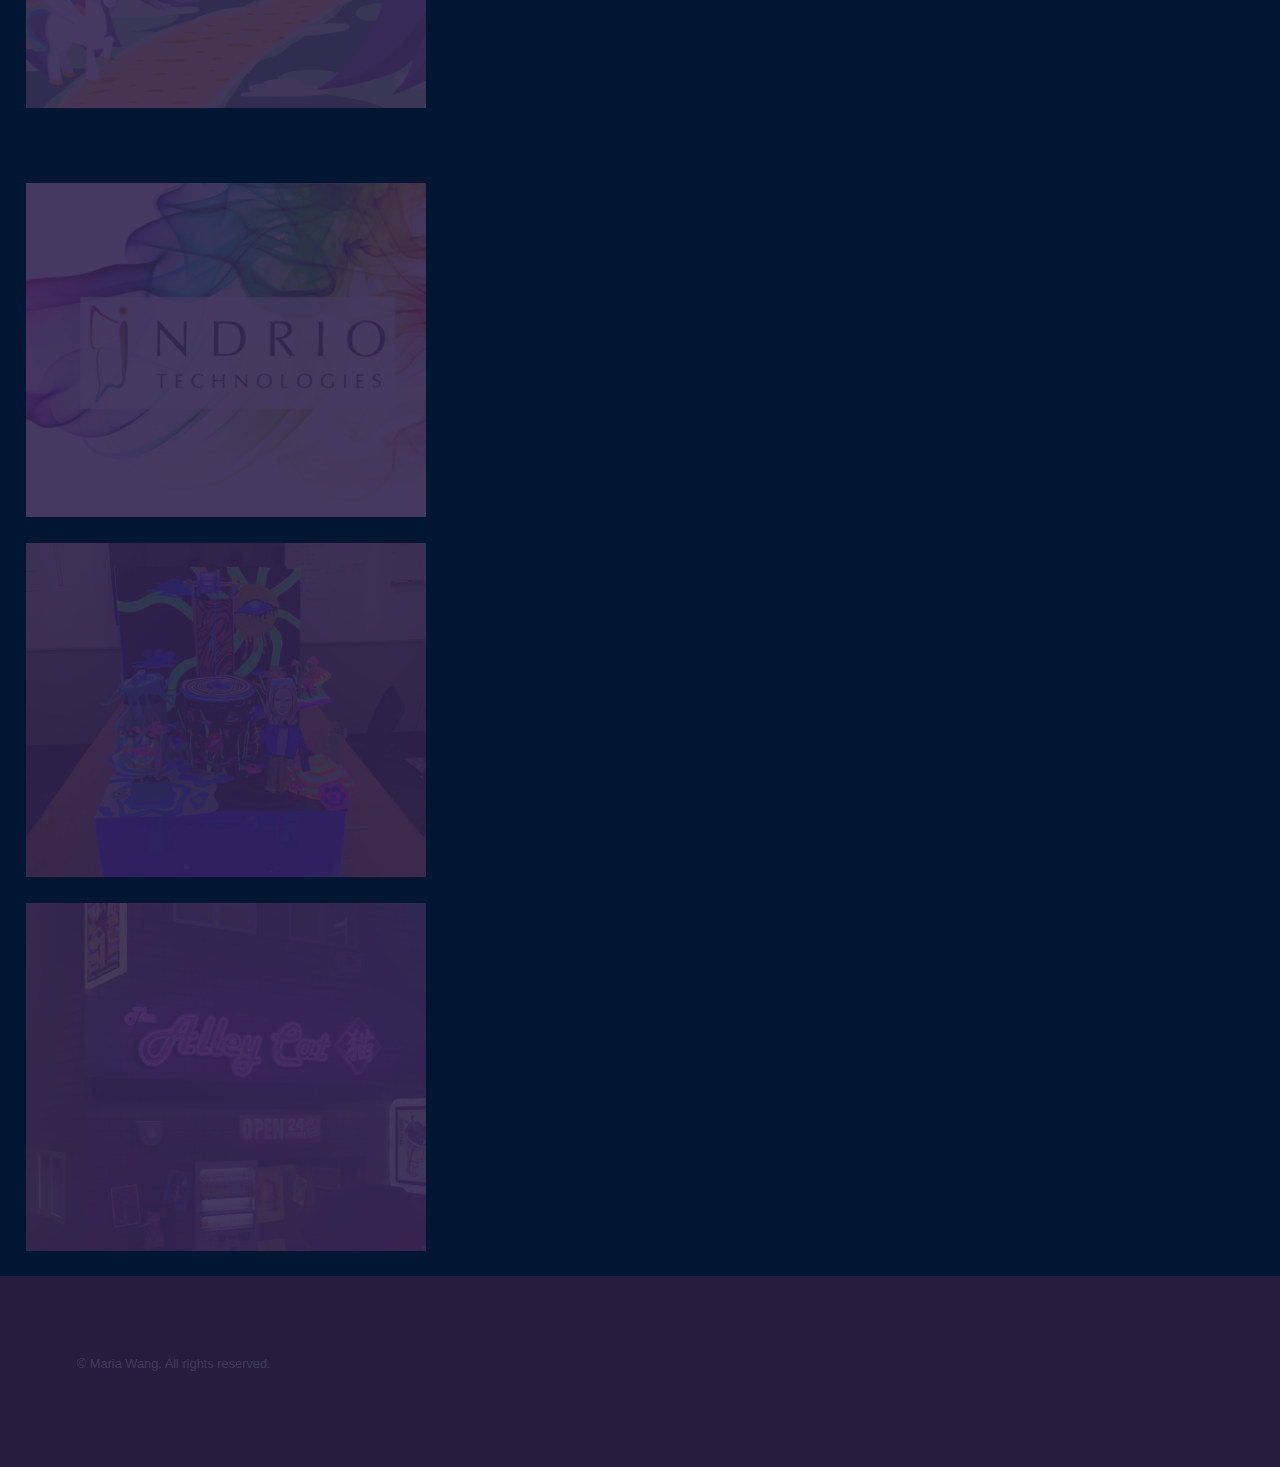
<file: index copy.html>
<!DOCTYPE HTML>
<!--
	Hyperspace by HTML5 UP
	html5up.net | @ajlkn
	Free for personal and commercial use under the CCA 3.0 license (html5up.net/license)
-->
<html>
	<head>
		<title>Maria Wang</title>
		<meta charset="utf-8" />
		<meta name="viewport" content="width=device-width, initial-scale=1, user-scalable=no" />
		<link rel="stylesheet" href="assets/css/main.css" />
		<noscript><link rel="stylesheet" href="assets/css/noscript.css" /></noscript>
        <link rel="icon" type="image/x-icon" href="/images/favicon.ico">
	</head>
	<body class="is-preload">

		<!-- Sidebar -->
			<section id="sidebar">
				<div class="inner">
					<nav>
						<ul>
							<li><a href="#intro">Welcome</a></li>
							<li><a href="#one">About</a></li>
							<li><a href="#two">Portfolio</a></li>
							<!-- <li><a href="#three">Contact</a></li> -->
						</ul>
					</nav>
                    
				</div>
			</section>

		<!-- Wrapper -->
			<div id="wrapper">

				<!-- Intro -->
					<section id="intro" class="wrapper style1 fullscreen fade-up">
						<div class="inner">
                            <h1>Hello! I'm Maria.</h1>
                            <p>I'm a business-minded software engineer, designer, and artist based in San Francisco and Philadelphia. I love finding creative solutions to solving big problems.</p>
                            <ul class="actions">
                                <li><a href="#one" class="button scrolly">Learn More</a></li>
                            </ul>
						</div>
					</section>

				<!-- One: About -->
					<section id="one" class="wrapper style3 fade-up">
						<div class="inner">
                            
                            <div class="split style1">
                                
								<section>
                                    <h2>About Me!</h2>
							        <p>Hello! I'm an undergradate at Stanford University majoring in Design (AI + UI/UX track) and Computer Science (Human-Computer Interaction track). I'm interested in the intersection between technology, design, and social impact.</p>
                                    
                                    <section>
                                        <h3>Research and Publications</h3>
                                        <p><u>The Illusion of Empathy? Notes on Displays of Emotion in Human-Computer Interaction</u>: To be published at the ACM (Association of Computing Machinery) CHI conference on Human Factors in Computing Systems 2024</p>
                                        <p><u>Designing Ethical AI Healthcare Technology for Older Adults</u>: Currently writing, prospective for ACM on Interactive, Mobile, Wearable and Ubiquitous Technologies 2024</p>
                                    </section>
                                    
                                    <h3>Interests!</h3>
                                    <p>renewables, volunteering, visual arts, indie music, museums, reading, chess, skateboarding, fashion, birds, sustainability, poetry, entrepreneurship, electric vehicles</p>
                                    
								</section>
								<section>
									<ul class="contact">
										<li>
											<span class="image fit-profilepic"><img src="images/profile_pic.jpg" alt="" /></span>
										</li>
                                        <li>
											<h3>Locations</h3>
											<p>Stanford, CA<br />
											Philadelphia, PA</p>
										</li>
										<li>
											<h3>Socials</h3>
											<ul class="icons">
                                                <li><a href="https://www.linkedin.com/in/maria-wang/" class="icon brands fa-linkedin-in"><span class="label">LinkedIn</span></a></li>
                                                <li><a href="https://www.figma.com/@siegeofravens" class="icon brands fa-figma"><span class="label">Figma</span></a></li>
                                                <!-- <li><a href="https://github.com/siegeofravens" class="icon brands fa-github"><span class="label">GitHub</span></a></li> -->
                                            </ul>
										</li>
                                        <li>
                                            <h3>Contact me!</h3>
                                            <p>mariawg@stanford.edu</p>
                                        </li>
									</ul>
								</section>
							</div>
						</div>
					</section>

				<!-- Two: Portfolio -->
					<section id="two" class="wrapper style2 spotlights">
						<section class="wrapper">
							<a class="image"><img src="images/pic02.jpg" alt="" data-position="center center" /></a>
							<div class="content">
								<div class="inner">
									<h2>Interval: Musical Matchmaking</h2>
									<p>Social app algorithmically matching users with their Spotify data.</p>
                                    <p>In a team of three, I am the lead front-end developer, designer, and user researcher. Currently working on early-stage user testing, refining the algorithm, and designing a consistent visual language.</p>
									<ul class="actions">
										<!-- <li><a href="https://devpost.com/software/redeal" class="button primary">Devpost</a></li> -->
                                        <li><blockquote>HTML, CSS, JavaScript, PHP, Figma, MySQL, Python</blockquote></li>
                                    </ul>
								</div>
							</div>
						</section>
                        <section class="wrapper">
							<a href="https://www.figma.com/community/file/1217407908142702538/laundry-buddy-management-system" class="image"><img src="images/laundry-buddy-cover.png" alt="" data-position="center center" /></a>
							<div class="content">
								<div class="inner">
									<h2>Laundry Buddy: Laundy Management System</h2>
									<p>An app concept inspired from user research from college students. I designed a complete app wireframe and branding.</p>
                                    <ul class="actions">
										<li><a href="https://www.figma.com/community/file/1217407908142702538/laundry-buddy-management-system" class="button primary">Live Demo</a></li>
                                        <li><blockquote>Figma</blockquote></li>
                                    </ul>
								</div>
							</div>
						</section>
                        <section class="wrapper">
							<a href="https://devpost.com/software/redeal" class="image"><img src="images/ReDeal-cover.jpg" alt="" data-position="center center" /></a>
							<div class="content">
								<div class="inner">
									<h2>ReDeal: Marketplace App</h2>
									<p>App facilitating sustainable, affordable shopping that prevents food and inventory waste. Built on ReTool using JavaScript, MongoDB, and HTML/CSS.</p>
									<p>In a team of four, I designed and developed the front-end while also collaborating on database architecture.</p>
                                    <ul class="actions">
										<li><a href="https://devpost.com/software/redeal" class="button primary">Devpost</a></li>
                                        <li><blockquote>HTML, CSS, JavaScript, Retool, MongoDB, Figma</blockquote></li>
                                    </ul>
								</div>
							</div>
						</section>
						<section class="wrapper">
							<a href="https://www.figma.com/community/file/1211294767256677250" class="image"><img src="images/fable-fantasy-cover.jpg" alt="" data-position="center center" /></a>
							<div class="content">
								<div class="inner">
									<h2>Fable Fantasy: A Choose-Your-Own-Adventure Game</h2>
									<p>A whimsical choose-your-own adventure game created on Figma. All vectors, art, and storylines are original. I primarily worked on Figma interactions, animation-friendly vectors, and collaborated with Ryan on the design language and color palette of the storylines.</p>
									<ul class="actions">
										<li><a href="https://www.figma.com/community/file/1211294767256677250/fable-fantasy-a-choose-your-own-adventure-game" class="button primary">Live Demo</a></li>
                                        <li><a href="https://www.ryanlian.com/design/fable-fantasy" class="button primary">Overview</a> <p><font size="-3px">(Courtesy of Ryan Lian)</font></p></li>
                                        <li><blockquote>Figma, Procreate, Vectornator</blockquote></li>
                                    </ul>
								</div>
							</div>
						</section>
                        <section class="wrapper">
							<a href="https://www.indriotech.com/" class="image"><img src="images/indrio-website-cover.jpg" alt="" data-position="center center" /></a>
							<div class="content">
								<div class="inner">
									<h2>Indrio Technologies Website</h2>
									<p>A simple website for a startup, built on Webflow.</p>
									<ul class="actions">
										<li><a href="https://www.indriotech.com/" class="button primary">Website</a></li>
                                        <li><blockquote>Webflow, HTML, CSS, JavaScript</blockquote></li>
                                    </ul>
								</div>
							</div>
						</section>
						<section class="wrapper">
							<a class="image"><img src="images/illusionland-cover.JPG" alt="" data-position="25% 25%" /></a>
							<div class="content">
								<div class="inner">
									<h2>Illusionland: Paper Automata</h2>
									<p>Creative automaton of a scene using foamboard and unique mechanics. </p>
									<ul class="actions">
										<!-- <li><a href="#" class="button">Learn more</a></li> -->
									</ul>
								</div>
							</div>
						</section>
                        <section class="wrapper">
							<a class="image"><img src="images/alleycat-cover.png" alt="" data-position="25% 25%" /></a>
							<div class="content">
								<div class="inner">
									<h2>Alley Cat Blender Rendering</h2>
									<p>Art created using Blender's ray tracing engine (Cycles). Uses original geometry, materials, and textures. </p>
									<ul class="actions">
										<!-- <li><a href="#" class="button">Learn more</a></li> -->
                                        <li><blockquote>Blender, Python</blockquote></li>
									</ul>
								</div>
							</div>
						</section>
					</section>



				<!-- Three 
					<section id="three" class="wrapper style1 fade-up">
						<div class="inner">
							<h2>Get in touch</h2>
							<p>Phasellus convallis elit id ullamcorper pulvinar. Duis aliquam turpis mauris, eu ultricies erat malesuada quis. Aliquam dapibus, lacus eget hendrerit bibendum, urna est aliquam sem, sit amet imperdiet est velit quis lorem.</p>
							<div class="split style1">
								<section>
									<form method="post" action="#">
										<div class="fields">
											<div class="field half">
												<label for="name">Name</label>
												<input type="text" name="name" id="name" />
											</div>
											<div class="field half">
												<label for="email">Email</label>
												<input type="text" name="email" id="email" />
											</div>
											<div class="field">
												<label for="message">Message</label>
												<textarea name="message" id="message" rows="5"></textarea>
											</div>
										</div>
										<ul class="actions">
											<li><a href="" class="button submit">Send Message</a></li>
										</ul>
									</form>
								</section>
								<section>
									<ul class="contact">
										<li>
											<h3>Address</h3>
											<span>12345 Somewhere Road #654<br />
											Nashville, TN 00000-0000<br />
											USA</span>
										</li>
										<li>
											<h3>Email</h3>
											<a href="#">user@untitled.tld</a>
										</li>
										<li>
											<h3>Phone</h3>
											<span>(000) 000-0000</span>
										</li>
										<li>
											<h3>Social</h3>
											<ul class="icons">
                                                <li><a href="https://www.linkedin.com/in/maria-wang-stanford/" class="icon brands fa-linkedin-in"><span class="label">LinkedIn</span></a></li>
                                                <li><a href="https://www.figma.com/@siegeofravens" class="icon brands fa-figma"><span class="label">Facebook</span></a></li>
                                                <li><a href="https://github.com/siegeofravens" class="icon brands fa-github"><span class="label">GitHub</span></a></li>
                                                <li><a href="https://www.instagram.com/siegeofravens/" class="icon brands fa-instagram"><span class="label">Instagram</span></a></li>
                                            </ul>
										</li>
									</ul>
								</section>
							</div>
						</div>
					</section>

			</div>
            -->

		<!-- Footer -->
			<footer id="footer" class="wrapper alt">
				<div class="inner">
					<ul class="menu">
						<li><p>&copy; Maria Wang. All rights reserved.</p></li>
					</ul>
				</div>
			</footer>

		<!-- Scripts -->
			<script src="assets/js/jquery.min.js"></script>
			<script src="assets/js/jquery.scrollex.min.js"></script>
			<script src="assets/js/jquery.scrolly.min.js"></script>
			<script src="assets/js/browser.min.js"></script>
			<script src="assets/js/breakpoints.min.js"></script>
			<script src="assets/js/util.js"></script>
			<script src="assets/js/main.js"></script>

	</body>
</html>
</file>
<file: assets/css/noscript.css>
/*
	Hyperspace by HTML5 UP
	html5up.net | @ajlkn
	Free for personal and commercial use under the CCA 3.0 license (html5up.net/license)
*/

/* Spotlights */

	.spotlights > section > .image:before {
		opacity: 0 !important;
	}

	.spotlights > section > .content > .inner {
		-moz-transform: none !important;
		-webkit-transform: none !important;
		-ms-transform: none !important;
		transform: none !important;
		opacity: 1 !important;
	}

/* Wrapper */

	.wrapper > .inner {
		opacity: 1 !important;
		-moz-transform: none !important;
		-webkit-transform: none !important;
		-ms-transform: none !important;
		transform: none !important;
	}

/* Sidebar */

	#sidebar > .inner {
		opacity: 1 !important;
	}

	#sidebar nav > ul > li {
		-moz-transform: none !important;
		-webkit-transform: none !important;
		-ms-transform: none !important;
		transform: none !important;
		opacity: 1 !important;
	}
</file>
<file: assets/css/main.css>
@import url(fontawesome-all.min.css);

/*
	Hyperspace by HTML5 UP
	html5up.net | @ajlkn
	Free for personal and commercial use under the CCA 3.0 license (html5up.net/license)
*/

html, body, div, span, applet, object,
iframe, h1, h2, h3, h4, h5, h6, p, blockquote,
pre, a, abbr, acronym, address, big, cite,
code, del, dfn, em, img, ins, kbd, q, s, samp,
small, strike, strong, sub, sup, tt, var, b,
u, i, center, dl, dt, dd, ol, ul, li, fieldset,
form, label, legend, table, caption, tbody,
tfoot, thead, tr, th, td, article, aside,
canvas, details, embed, figure, figcaption,
footer, header, hgroup, menu, nav, output, ruby,
section, summary, time, mark, audio, video {
	margin: 0;
	padding: 0;
	border: 0;
	font-size: 100%;
    font-family: "Century Gothic", CenturyGothic, AppleGothic, sans-serif;
	vertical-align: baseline;}

article, aside, details, figcaption, figure,
footer, header, hgroup, menu, nav, section {
	display: block;}

body {
	line-height: 1;
}

ol, ul {
	list-style: none;
}

blockquote, q {
	quotes: none;
}

	blockquote:before, blockquote:after, q:before, q:after {
		content: '';
		content: none;
	}

table {
	border-collapse: collapse;
	border-spacing: 0;
}

body {
	-webkit-text-size-adjust: none;
}

mark {
	background-color: transparent;
	color: inherit;
}

input::-moz-focus-inner {
	border: 0;
	padding: 0;
}

input, select, textarea {
	-moz-appearance: none;
	-webkit-appearance: none;
	-ms-appearance: none;
	appearance: none;
}

/* Basic */

	@-ms-viewport {
		width: device-width;
	}

	body {
		-ms-overflow-style: scrollbar;
	}

	@media screen and (max-width: 480px) {

		html, body {
			min-width: 320px;
		}

	}

	html {
		box-sizing: border-box;
	}

	*, *:before, *:after {
		box-sizing: inherit;
	}

	body {
		background: #312450;
	}

		body.is-preload *, body.is-preload *:before, body.is-preload *:after {
			-moz-animation: none !important;
			-webkit-animation: none !important;
			-ms-animation: none !important;
			animation: none !important;
			-moz-transition: none !important;
			-webkit-transition: none !important;
			-ms-transition: none !important;
			transition: none !important;
		}

/* Type */

	body, input, select, textarea {
		color: rgba(255, 255, 255, 0.844);
		font-family: Arial, Helvetica, sans-serif;
		font-size: 20pt;
		font-weight: normal;
		line-height: 1.75;
	}

		@media screen and (max-width: 1680px) {

			body, input, select, textarea {
				font-size: 13pt;
			}

		}

		@media screen and (max-width: 1280px) {

			body, input, select, textarea {
				font-size: 12pt;
			}

		}

		@media screen and (max-width: 360px) {

			body, input, select, textarea {
				font-size: 11pt;
			}

		}

	a {
		-moz-transition: color 0.2s ease, border-bottom-color 0.2s ease;
		-webkit-transition: color 0.2s ease, border-bottom-color 0.2s ease;
		-ms-transition: color 0.2s ease, border-bottom-color 0.2s ease;
		transition: color 0.2s ease, border-bottom-color 0.2s ease;
		border-bottom: dotted 1px rgba(255, 255, 255, 0.35);
		color: inherit;
		text-decoration: none;
	}

		a:hover {
			border-bottom-color: transparent;
			color: #ffffff;
		}

	strong, b {
		color: #ffffff;
		font-weight: bold;
	}

	em, i {
		font-style: italic;
	}

	p {
		margin: 0 0 2em 0;
        font-family: "Century Gothic", CenturyGothic, AppleGothic, sans-serif;
	}

	h1, h2, h3, h4, h5, h6 {
		color: #ffffff;
		font-weight: bold;
		line-height: 1.5;
		margin: 0 0 0.5em 0;
        font-family: "Century Gothic", CenturyGothic, AppleGothic, sans-serif;
	}

		h1 a, h2 a, h3 a, h4 a, h5 a, h6 a {
			color: inherit;
			text-decoration: none;
		}

	h1 {
		font-size: 2.75em;
	}

		h1.major {
			margin: 0 0 1.3em 0;
			position: relative;
			padding-bottom: 0.35em;
		}

			h1.major:after {
				background-image: -moz-linear-gradient(to right, #5e42a6, #b74e91);
				background-image: -webkit-linear-gradient(to right, #5e42a6, #b74e91);
				background-image: -ms-linear-gradient(to right, #5e42a6, #b74e91);
				background-image: linear-gradient(to right, #5e42a6, #b74e91);
				-moz-transition: max-width 0.2s ease;
				-webkit-transition: max-width 0.2s ease;
				-ms-transition: max-width 0.2s ease;
				transition: max-width 0.2s ease;
				border-radius: 0.2em;
				bottom: 0;
				content: '';
				height: 0.05em;
				position: absolute;
				right: 0;
				width: 100%;
			}

	h2 {
		font-size: 1.75em;
	}

	h3 {
		font-size: 1.1em;
	}

	h4 {
		font-size: 1em;
	}

	h5 {
		font-size: 0.8em;
	}

	h6 {
		font-size: 0.6em;
	}

	@media screen and (max-width: 736px) {

		h1 {
			font-size: 2em;
		}

		h2 {
			font-size: 1.25em;
		}

		h3 {
			font-size: 1em;
		}

		h4 {
			font-size: 0.8em;
		}

		h5 {
			font-size: 0.6em;
		}

		h6 {
			font-size: 0.6em;
		}

	}

	sub {
		font-size: 0.8em;
		position: relative;
		top: 0.5em;
	}

	sup {
		font-size: 0.8em;
		position: relative;
		top: -0.5em;
	}

	blockquote {
		border-left: solid 4px rgba(255, 255, 255, 0.15);
		font-style: italic;
		margin: 0 0 2em 0;
		padding: 0.5em 0 0.5em 2em;
	}

	code {
		background: rgba(255, 255, 255, 0.05);
		border-radius: 0.25em;
		border: solid 1px rgba(255, 255, 255, 0.15);
		font-family: "Courier New", monospace;
		font-size: 0.9em;
		margin: 0 0.25em;
		padding: 0.25em 0.65em;
	}

	pre {
		-webkit-overflow-scrolling: touch;
		font-family: "Courier New", monospace;
		font-size: 0.9em;
		margin: 0 0 2em 0;
	}

		pre code {
			display: block;
			line-height: 1.75em;
			padding: 1em 1.5em;
			overflow-x: auto;
		}

	hr {
		border: 0;
		border-bottom: solid 1px rgba(255, 255, 255, 0.15);
		margin: 2em 0;
	}

		hr.major {
			margin: 3em 0;
		}

	.align-left {
		text-align: left;
	}

	.align-center {
		text-align: center;
	}

	.align-right {
		text-align: right;
	}

/* Row */

	.row {
		display: flex;
		flex-wrap: wrap;
		box-sizing: border-box;
		align-items: stretch;
	}

		.row > * {
			box-sizing: border-box;
		}

		.row.gtr-uniform > * > :last-child {
			margin-bottom: 0;
		}

		.row.aln-left {
			justify-content: flex-start;
		}

		.row.aln-center {
			justify-content: center;
		}

		.row.aln-right {
			justify-content: flex-end;
		}

		.row.aln-top {
			align-items: flex-start;
		}

		.row.aln-middle {
			align-items: center;
		}

		.row.aln-bottom {
			align-items: flex-end;
		}

		.row > .imp {
			order: -1;
		}

		.row > .col-1 {
			width: 8.33333%;
		}

		.row > .off-1 {
			margin-left: 8.33333%;
		}

		.row > .col-2 {
			width: 16.66667%;
		}

		.row > .off-2 {
			margin-left: 16.66667%;
		}

		.row > .col-3 {
			width: 25%;
		}

		.row > .off-3 {
			margin-left: 25%;
		}

		.row > .col-4 {
			width: 33.33333%;
		}

		.row > .off-4 {
			margin-left: 33.33333%;
		}

		.row > .col-5 {
			width: 41.66667%;
		}

		.row > .off-5 {
			margin-left: 41.66667%;
		}

		.row > .col-6 {
			width: 50%;
		}

		.row > .off-6 {
			margin-left: 50%;
		}

		.row > .col-7 {
			width: 58.33333%;
		}

		.row > .off-7 {
			margin-left: 58.33333%;
		}

		.row > .col-8 {
			width: 66.66667%;
		}

		.row > .off-8 {
			margin-left: 66.66667%;
		}

		.row > .col-9 {
			width: 75%;
		}

		.row > .off-9 {
			margin-left: 75%;
		}

		.row > .col-10 {
			width: 83.33333%;
		}

		.row > .off-10 {
			margin-left: 83.33333%;
		}

		.row > .col-11 {
			width: 91.66667%;
		}

		.row > .off-11 {
			margin-left: 91.66667%;
		}

		.row > .col-12 {
			width: 100%;
		}

		.row > .off-12 {
			margin-left: 100%;
		}

		.row.gtr-0 {
			margin-top: 0;
			margin-left: 0em;
		}

			.row.gtr-0 > * {
				padding: 0 0 0 0em;
			}

			.row.gtr-0.gtr-uniform {
				margin-top: 0em;
			}

				.row.gtr-0.gtr-uniform > * {
					padding-top: 0em;
				}

		.row.gtr-25 {
			margin-top: 0;
			margin-left: -0.375em;
		}

			.row.gtr-25 > * {
				padding: 0 0 0 0.375em;
			}

			.row.gtr-25.gtr-uniform {
				margin-top: -0.375em;
			}

				.row.gtr-25.gtr-uniform > * {
					padding-top: 0.375em;
				}

		.row.gtr-50 {
			margin-top: 0;
			margin-left: -0.75em;
		}

			.row.gtr-50 > * {
				padding: 0 0 0 0.75em;
			}

			.row.gtr-50.gtr-uniform {
				margin-top: -0.75em;
			}

				.row.gtr-50.gtr-uniform > * {
					padding-top: 0.75em;
				}

		.row {
			margin-top: 0;
			margin-left: -1.5em;
		}

			.row > * {
				padding: 0 0 0 1.5em;
			}

			.row.gtr-uniform {
				margin-top: -1.5em;
			}

				.row.gtr-uniform > * {
					padding-top: 1.5em;
				}

		.row.gtr-150 {
			margin-top: 0;
			margin-left: -2.25em;
		}

			.row.gtr-150 > * {
				padding: 0 0 0 2.25em;
			}

			.row.gtr-150.gtr-uniform {
				margin-top: -2.25em;
			}

				.row.gtr-150.gtr-uniform > * {
					padding-top: 2.25em;
				}

		.row.gtr-200 {
			margin-top: 0;
			margin-left: -3em;
		}

			.row.gtr-200 > * {
				padding: 0 0 0 3em;
			}

			.row.gtr-200.gtr-uniform {
				margin-top: -3em;
			}

				.row.gtr-200.gtr-uniform > * {
					padding-top: 3em;
				}

		@media screen and (max-width: 1680px) {

			.row {
				display: flex;
				flex-wrap: wrap;
				box-sizing: border-box;
				align-items: stretch;
			}

				.row > * {
					box-sizing: border-box;
				}

				.row.gtr-uniform > * > :last-child {
					margin-bottom: 0;
				}

				.row.aln-left {
					justify-content: flex-start;
				}

				.row.aln-center {
					justify-content: center;
				}

				.row.aln-right {
					justify-content: flex-end;
				}

				.row.aln-top {
					align-items: flex-start;
				}

				.row.aln-middle {
					align-items: center;
				}

				.row.aln-bottom {
					align-items: flex-end;
				}

				.row > .imp-xlarge {
					order: -1;
				}

				.row > .col-1-xlarge {
					width: 8.33333%;
				}

				.row > .off-1-xlarge {
					margin-left: 8.33333%;
				}

				.row > .col-2-xlarge {
					width: 16.66667%;
				}

				.row > .off-2-xlarge {
					margin-left: 16.66667%;
				}

				.row > .col-3-xlarge {
					width: 25%;
				}

				.row > .off-3-xlarge {
					margin-left: 25%;
				}

				.row > .col-4-xlarge {
					width: 33.33333%;
				}

				.row > .off-4-xlarge {
					margin-left: 33.33333%;
				}

				.row > .col-5-xlarge {
					width: 41.66667%;
				}

				.row > .off-5-xlarge {
					margin-left: 41.66667%;
				}

				.row > .col-6-xlarge {
					width: 50%;
				}

				.row > .off-6-xlarge {
					margin-left: 50%;
				}

				.row > .col-7-xlarge {
					width: 58.33333%;
				}

				.row > .off-7-xlarge {
					margin-left: 58.33333%;
				}

				.row > .col-8-xlarge {
					width: 66.66667%;
				}

				.row > .off-8-xlarge {
					margin-left: 66.66667%;
				}

				.row > .col-9-xlarge {
					width: 75%;
				}

				.row > .off-9-xlarge {
					margin-left: 75%;
				}

				.row > .col-10-xlarge {
					width: 83.33333%;
				}

				.row > .off-10-xlarge {
					margin-left: 83.33333%;
				}

				.row > .col-11-xlarge {
					width: 91.66667%;
				}

				.row > .off-11-xlarge {
					margin-left: 91.66667%;
				}

				.row > .col-12-xlarge {
					width: 100%;
				}

				.row > .off-12-xlarge {
					margin-left: 100%;
				}

				.row.gtr-0 {
					margin-top: 0;
					margin-left: 0em;
				}

					.row.gtr-0 > * {
						padding: 0 0 0 0em;
					}

					.row.gtr-0.gtr-uniform {
						margin-top: 0em;
					}

						.row.gtr-0.gtr-uniform > * {
							padding-top: 0em;
						}

				.row.gtr-25 {
					margin-top: 0;
					margin-left: -0.375em;
				}

					.row.gtr-25 > * {
						padding: 0 0 0 0.375em;
					}

					.row.gtr-25.gtr-uniform {
						margin-top: -0.375em;
					}

						.row.gtr-25.gtr-uniform > * {
							padding-top: 0.375em;
						}

				.row.gtr-50 {
					margin-top: 0;
					margin-left: -0.75em;
				}

					.row.gtr-50 > * {
						padding: 0 0 0 0.75em;
					}

					.row.gtr-50.gtr-uniform {
						margin-top: -0.75em;
					}

						.row.gtr-50.gtr-uniform > * {
							padding-top: 0.75em;
						}

				.row {
					margin-top: 0;
					margin-left: -1.5em;
				}

					.row > * {
						padding: 0 0 0 1.5em;
					}

					.row.gtr-uniform {
						margin-top: -1.5em;
					}

						.row.gtr-uniform > * {
							padding-top: 1.5em;
						}

				.row.gtr-150 {
					margin-top: 0;
					margin-left: -2.25em;
				}

					.row.gtr-150 > * {
						padding: 0 0 0 2.25em;
					}

					.row.gtr-150.gtr-uniform {
						margin-top: -2.25em;
					}

						.row.gtr-150.gtr-uniform > * {
							padding-top: 2.25em;
						}

				.row.gtr-200 {
					margin-top: 0;
					margin-left: -3em;
				}

					.row.gtr-200 > * {
						padding: 0 0 0 3em;
					}

					.row.gtr-200.gtr-uniform {
						margin-top: -3em;
					}

						.row.gtr-200.gtr-uniform > * {
							padding-top: 3em;
						}

		}

		@media screen and (max-width: 1280px) {

			.row {
				display: flex;
				flex-wrap: wrap;
				box-sizing: border-box;
				align-items: stretch;
			}

				.row > * {
					box-sizing: border-box;
				}

				.row.gtr-uniform > * > :last-child {
					margin-bottom: 0;
				}

				.row.aln-left {
					justify-content: flex-start;
				}

				.row.aln-center {
					justify-content: center;
				}

				.row.aln-right {
					justify-content: flex-end;
				}

				.row.aln-top {
					align-items: flex-start;
				}

				.row.aln-middle {
					align-items: center;
				}

				.row.aln-bottom {
					align-items: flex-end;
				}

				.row > .imp-large {
					order: -1;
				}

				.row > .col-1-large {
					width: 8.33333%;
				}

				.row > .off-1-large {
					margin-left: 8.33333%;
				}

				.row > .col-2-large {
					width: 16.66667%;
				}

				.row > .off-2-large {
					margin-left: 16.66667%;
				}

				.row > .col-3-large {
					width: 25%;
				}

				.row > .off-3-large {
					margin-left: 25%;
				}

				.row > .col-4-large {
					width: 33.33333%;
				}

				.row > .off-4-large {
					margin-left: 33.33333%;
				}

				.row > .col-5-large {
					width: 41.66667%;
				}

				.row > .off-5-large {
					margin-left: 41.66667%;
				}

				.row > .col-6-large {
					width: 50%;
				}

				.row > .off-6-large {
					margin-left: 50%;
				}

				.row > .col-7-large {
					width: 58.33333%;
				}

				.row > .off-7-large {
					margin-left: 58.33333%;
				}

				.row > .col-8-large {
					width: 66.66667%;
				}

				.row > .off-8-large {
					margin-left: 66.66667%;
				}

				.row > .col-9-large {
					width: 75%;
				}

				.row > .off-9-large {
					margin-left: 75%;
				}

				.row > .col-10-large {
					width: 83.33333%;
				}

				.row > .off-10-large {
					margin-left: 83.33333%;
				}

				.row > .col-11-large {
					width: 91.66667%;
				}

				.row > .off-11-large {
					margin-left: 91.66667%;
				}

				.row > .col-12-large {
					width: 100%;
				}

				.row > .off-12-large {
					margin-left: 100%;
				}

				.row.gtr-0 {
					margin-top: 0;
					margin-left: 0em;
				}

					.row.gtr-0 > * {
						padding: 0 0 0 0em;
					}

					.row.gtr-0.gtr-uniform {
						margin-top: 0em;
					}

						.row.gtr-0.gtr-uniform > * {
							padding-top: 0em;
						}

				.row.gtr-25 {
					margin-top: 0;
					margin-left: -0.375em;
				}

					.row.gtr-25 > * {
						padding: 0 0 0 0.375em;
					}

					.row.gtr-25.gtr-uniform {
						margin-top: -0.375em;
					}

						.row.gtr-25.gtr-uniform > * {
							padding-top: 0.375em;
						}

				.row.gtr-50 {
					margin-top: 0;
					margin-left: -0.75em;
				}

					.row.gtr-50 > * {
						padding: 0 0 0 0.75em;
					}

					.row.gtr-50.gtr-uniform {
						margin-top: -0.75em;
					}

						.row.gtr-50.gtr-uniform > * {
							padding-top: 0.75em;
						}

				.row {
					margin-top: 0;
					margin-left: -1.5em;
				}

					.row > * {
						padding: 0 0 0 1.5em;
					}

					.row.gtr-uniform {
						margin-top: -1.5em;
					}

						.row.gtr-uniform > * {
							padding-top: 1.5em;
						}

				.row.gtr-150 {
					margin-top: 0;
					margin-left: -2.25em;
				}

					.row.gtr-150 > * {
						padding: 0 0 0 2.25em;
					}

					.row.gtr-150.gtr-uniform {
						margin-top: -2.25em;
					}

						.row.gtr-150.gtr-uniform > * {
							padding-top: 2.25em;
						}

				.row.gtr-200 {
					margin-top: 0;
					margin-left: -3em;
				}

					.row.gtr-200 > * {
						padding: 0 0 0 3em;
					}

					.row.gtr-200.gtr-uniform {
						margin-top: -3em;
					}

						.row.gtr-200.gtr-uniform > * {
							padding-top: 3em;
						}

		}

		@media screen and (max-width: 980px) {

			.row {
				display: flex;
				flex-wrap: wrap;
				box-sizing: border-box;
				align-items: stretch;
			}

				.row > * {
					box-sizing: border-box;
				}

				.row.gtr-uniform > * > :last-child {
					margin-bottom: 0;
				}

				.row.aln-left {
					justify-content: flex-start;
				}

				.row.aln-center {
					justify-content: center;
				}

				.row.aln-right {
					justify-content: flex-end;
				}

				.row.aln-top {
					align-items: flex-start;
				}

				.row.aln-middle {
					align-items: center;
				}

				.row.aln-bottom {
					align-items: flex-end;
				}

				.row > .imp-medium {
					order: -1;
				}

				.row > .col-1-medium {
					width: 8.33333%;
				}

				.row > .off-1-medium {
					margin-left: 8.33333%;
				}

				.row > .col-2-medium {
					width: 16.66667%;
				}

				.row > .off-2-medium {
					margin-left: 16.66667%;
				}

				.row > .col-3-medium {
					width: 25%;
				}

				.row > .off-3-medium {
					margin-left: 25%;
				}

				.row > .col-4-medium {
					width: 33.33333%;
				}

				.row > .off-4-medium {
					margin-left: 33.33333%;
				}

				.row > .col-5-medium {
					width: 41.66667%;
				}

				.row > .off-5-medium {
					margin-left: 41.66667%;
				}

				.row > .col-6-medium {
					width: 50%;
				}

				.row > .off-6-medium {
					margin-left: 50%;
				}

				.row > .col-7-medium {
					width: 58.33333%;
				}

				.row > .off-7-medium {
					margin-left: 58.33333%;
				}

				.row > .col-8-medium {
					width: 66.66667%;
				}

				.row > .off-8-medium {
					margin-left: 66.66667%;
				}

				.row > .col-9-medium {
					width: 75%;
				}

				.row > .off-9-medium {
					margin-left: 75%;
				}

				.row > .col-10-medium {
					width: 83.33333%;
				}

				.row > .off-10-medium {
					margin-left: 83.33333%;
				}

				.row > .col-11-medium {
					width: 91.66667%;
				}

				.row > .off-11-medium {
					margin-left: 91.66667%;
				}

				.row > .col-12-medium {
					width: 100%;
				}

				.row > .off-12-medium {
					margin-left: 100%;
				}

				.row.gtr-0 {
					margin-top: 0;
					margin-left: 0em;
				}

					.row.gtr-0 > * {
						padding: 0 0 0 0em;
					}

					.row.gtr-0.gtr-uniform {
						margin-top: 0em;
					}

						.row.gtr-0.gtr-uniform > * {
							padding-top: 0em;
						}

				.row.gtr-25 {
					margin-top: 0;
					margin-left: -0.375em;
				}

					.row.gtr-25 > * {
						padding: 0 0 0 0.375em;
					}

					.row.gtr-25.gtr-uniform {
						margin-top: -0.375em;
					}

						.row.gtr-25.gtr-uniform > * {
							padding-top: 0.375em;
						}

				.row.gtr-50 {
					margin-top: 0;
					margin-left: -0.75em;
				}

					.row.gtr-50 > * {
						padding: 0 0 0 0.75em;
					}

					.row.gtr-50.gtr-uniform {
						margin-top: -0.75em;
					}

						.row.gtr-50.gtr-uniform > * {
							padding-top: 0.75em;
						}

				.row {
					margin-top: 0;
					margin-left: -1.5em;
				}

					.row > * {
						padding: 0 0 0 1.5em;
					}

					.row.gtr-uniform {
						margin-top: -1.5em;
					}

						.row.gtr-uniform > * {
							padding-top: 1.5em;
						}

				.row.gtr-150 {
					margin-top: 0;
					margin-left: -2.25em;
				}

					.row.gtr-150 > * {
						padding: 0 0 0 2.25em;
					}

					.row.gtr-150.gtr-uniform {
						margin-top: -2.25em;
					}

						.row.gtr-150.gtr-uniform > * {
							padding-top: 2.25em;
						}

				.row.gtr-200 {
					margin-top: 0;
					margin-left: -3em;
				}

					.row.gtr-200 > * {
						padding: 0 0 0 3em;
					}

					.row.gtr-200.gtr-uniform {
						margin-top: -3em;
					}

						.row.gtr-200.gtr-uniform > * {
							padding-top: 3em;
						}

		}

		@media screen and (max-width: 736px) {

			.row {
				display: flex;
				flex-wrap: wrap;
				box-sizing: border-box;
				align-items: stretch;
			}

				.row > * {
					box-sizing: border-box;
				}

				.row.gtr-uniform > * > :last-child {
					margin-bottom: 0;
				}

				.row.aln-left {
					justify-content: flex-start;
				}

				.row.aln-center {
					justify-content: center;
				}

				.row.aln-right {
					justify-content: flex-end;
				}

				.row.aln-top {
					align-items: flex-start;
				}

				.row.aln-middle {
					align-items: center;
				}

				.row.aln-bottom {
					align-items: flex-end;
				}

				.row > .imp-small {
					order: -1;
				}

				.row > .col-1-small {
					width: 8.33333%;
				}

				.row > .off-1-small {
					margin-left: 8.33333%;
				}

				.row > .col-2-small {
					width: 16.66667%;
				}

				.row > .off-2-small {
					margin-left: 16.66667%;
				}

				.row > .col-3-small {
					width: 25%;
				}

				.row > .off-3-small {
					margin-left: 25%;
				}

				.row > .col-4-small {
					width: 33.33333%;
				}

				.row > .off-4-small {
					margin-left: 33.33333%;
				}

				.row > .col-5-small {
					width: 41.66667%;
				}

				.row > .off-5-small {
					margin-left: 41.66667%;
				}

				.row > .col-6-small {
					width: 50%;
				}

				.row > .off-6-small {
					margin-left: 50%;
				}

				.row > .col-7-small {
					width: 58.33333%;
				}

				.row > .off-7-small {
					margin-left: 58.33333%;
				}

				.row > .col-8-small {
					width: 66.66667%;
				}

				.row > .off-8-small {
					margin-left: 66.66667%;
				}

				.row > .col-9-small {
					width: 75%;
				}

				.row > .off-9-small {
					margin-left: 75%;
				}

				.row > .col-10-small {
					width: 83.33333%;
				}

				.row > .off-10-small {
					margin-left: 83.33333%;
				}

				.row > .col-11-small {
					width: 91.66667%;
				}

				.row > .off-11-small {
					margin-left: 91.66667%;
				}

				.row > .col-12-small {
					width: 100%;
				}

				.row > .off-12-small {
					margin-left: 100%;
				}

				.row.gtr-0 {
					margin-top: 0;
					margin-left: 0em;
				}

					.row.gtr-0 > * {
						padding: 0 0 0 0em;
					}

					.row.gtr-0.gtr-uniform {
						margin-top: 0em;
					}

						.row.gtr-0.gtr-uniform > * {
							padding-top: 0em;
						}

				.row.gtr-25 {
					margin-top: 0;
					margin-left: -0.375em;
				}

					.row.gtr-25 > * {
						padding: 0 0 0 0.375em;
					}

					.row.gtr-25.gtr-uniform {
						margin-top: -0.375em;
					}

						.row.gtr-25.gtr-uniform > * {
							padding-top: 0.375em;
						}

				.row.gtr-50 {
					margin-top: 0;
					margin-left: -0.75em;
				}

					.row.gtr-50 > * {
						padding: 0 0 0 0.75em;
					}

					.row.gtr-50.gtr-uniform {
						margin-top: -0.75em;
					}

						.row.gtr-50.gtr-uniform > * {
							padding-top: 0.75em;
						}

				.row {
					margin-top: 0;
					margin-left: -1.5em;
				}

					.row > * {
						padding: 0 0 0 1.5em;
					}

					.row.gtr-uniform {
						margin-top: -1.5em;
					}

						.row.gtr-uniform > * {
							padding-top: 1.5em;
						}

				.row.gtr-150 {
					margin-top: 0;
					margin-left: -2.25em;
				}

					.row.gtr-150 > * {
						padding: 0 0 0 2.25em;
					}

					.row.gtr-150.gtr-uniform {
						margin-top: -2.25em;
					}

						.row.gtr-150.gtr-uniform > * {
							padding-top: 2.25em;
						}

				.row.gtr-200 {
					margin-top: 0;
					margin-left: -3em;
				}

					.row.gtr-200 > * {
						padding: 0 0 0 3em;
					}

					.row.gtr-200.gtr-uniform {
						margin-top: -3em;
					}

						.row.gtr-200.gtr-uniform > * {
							padding-top: 3em;
						}

		}

		@media screen and (max-width: 480px) {

			.row {
				display: flex;
				flex-wrap: wrap;
				box-sizing: border-box;
				align-items: stretch;
			}

				.row > * {
					box-sizing: border-box;
				}

				.row.gtr-uniform > * > :last-child {
					margin-bottom: 0;
				}

				.row.aln-left {
					justify-content: flex-start;
				}

				.row.aln-center {
					justify-content: center;
				}

				.row.aln-right {
					justify-content: flex-end;
				}

				.row.aln-top {
					align-items: flex-start;
				}

				.row.aln-middle {
					align-items: center;
				}

				.row.aln-bottom {
					align-items: flex-end;
				}

				.row > .imp-xsmall {
					order: -1;
				}

				.row > .col-1-xsmall {
					width: 8.33333%;
				}

				.row > .off-1-xsmall {
					margin-left: 8.33333%;
				}

				.row > .col-2-xsmall {
					width: 16.66667%;
				}

				.row > .off-2-xsmall {
					margin-left: 16.66667%;
				}

				.row > .col-3-xsmall {
					width: 25%;
				}

				.row > .off-3-xsmall {
					margin-left: 25%;
				}

				.row > .col-4-xsmall {
					width: 33.33333%;
				}

				.row > .off-4-xsmall {
					margin-left: 33.33333%;
				}

				.row > .col-5-xsmall {
					width: 41.66667%;
				}

				.row > .off-5-xsmall {
					margin-left: 41.66667%;
				}

				.row > .col-6-xsmall {
					width: 50%;
				}

				.row > .off-6-xsmall {
					margin-left: 50%;
				}

				.row > .col-7-xsmall {
					width: 58.33333%;
				}

				.row > .off-7-xsmall {
					margin-left: 58.33333%;
				}

				.row > .col-8-xsmall {
					width: 66.66667%;
				}

				.row > .off-8-xsmall {
					margin-left: 66.66667%;
				}

				.row > .col-9-xsmall {
					width: 75%;
				}

				.row > .off-9-xsmall {
					margin-left: 75%;
				}

				.row > .col-10-xsmall {
					width: 83.33333%;
				}

				.row > .off-10-xsmall {
					margin-left: 83.33333%;
				}

				.row > .col-11-xsmall {
					width: 91.66667%;
				}

				.row > .off-11-xsmall {
					margin-left: 91.66667%;
				}

				.row > .col-12-xsmall {
					width: 100%;
				}

				.row > .off-12-xsmall {
					margin-left: 100%;
				}

				.row.gtr-0 {
					margin-top: 0;
					margin-left: 0em;
				}

					.row.gtr-0 > * {
						padding: 0 0 0 0em;
					}

					.row.gtr-0.gtr-uniform {
						margin-top: 0em;
					}

						.row.gtr-0.gtr-uniform > * {
							padding-top: 0em;
						}

				.row.gtr-25 {
					margin-top: 0;
					margin-left: -0.375em;
				}

					.row.gtr-25 > * {
						padding: 0 0 0 0.375em;
					}

					.row.gtr-25.gtr-uniform {
						margin-top: -0.375em;
					}

						.row.gtr-25.gtr-uniform > * {
							padding-top: 0.375em;
						}

				.row.gtr-50 {
					margin-top: 0;
					margin-left: -0.75em;
				}

					.row.gtr-50 > * {
						padding: 0 0 0 0.75em;
					}

					.row.gtr-50.gtr-uniform {
						margin-top: -0.75em;
					}

						.row.gtr-50.gtr-uniform > * {
							padding-top: 0.75em;
						}

				.row {
					margin-top: 0;
					margin-left: -1.5em;
				}

					.row > * {
						padding: 0 0 0 1.5em;
					}

					.row.gtr-uniform {
						margin-top: -1.5em;
					}

						.row.gtr-uniform > * {
							padding-top: 1.5em;
						}

				.row.gtr-150 {
					margin-top: 0;
					margin-left: -2.25em;
				}

					.row.gtr-150 > * {
						padding: 0 0 0 2.25em;
					}

					.row.gtr-150.gtr-uniform {
						margin-top: -2.25em;
					}

						.row.gtr-150.gtr-uniform > * {
							padding-top: 2.25em;
						}

				.row.gtr-200 {
					margin-top: 0;
					margin-left: -3em;
				}

					.row.gtr-200 > * {
						padding: 0 0 0 3em;
					}

					.row.gtr-200.gtr-uniform {
						margin-top: -3em;
					}

						.row.gtr-200.gtr-uniform > * {
							padding-top: 3em;
						}

		}

/* Box */

	.box {
		border-radius: 0.25em;
		border: solid 1px rgba(255, 255, 255, 0.15);
		margin-bottom: 2em;
		padding: 1.5em;
	}

		.box > :last-child,
		.box > :last-child > :last-child,
		.box > :last-child > :last-child > :last-child {
			margin-bottom: 0;
		}

		.box.alt {
			border: 0;
			border-radius: 0;
			padding: 0;
		}

/* Button */

	input[type="submit"],
	input[type="reset"],
	input[type="button"],
	button,
	.button {
		-moz-appearance: none;
		-webkit-appearance: none;
		-ms-appearance: none;
		appearance: none;
		-moz-transition: border-color 0.2s ease;
		-webkit-transition: border-color 0.2s ease;
		-ms-transition: border-color 0.2s ease;
		transition: border-color 0.2s ease;
		background-color: transparent;
		border: solid 1px !important;
		border-color: rgba(255, 255, 255, 0.15) !important;
		border-radius: 3em;
		color: #ffffff !important;
		cursor: pointer;
		display: inline-block;
		font-size: 0.6em;
		font-weight: bold;
		height: calc(4.75em + 2px);
		letter-spacing: 0.25em;
		line-height: 4.75em;
		outline: 0;
		padding: 0 3.75em;
		position: relative;
		text-align: center;
		text-decoration: none;
		text-transform: uppercase;
		white-space: nowrap;
	}

		input[type="submit"]:after,
		input[type="reset"]:after,
		input[type="button"]:after,
		button:after,
		.button:after {
			-moz-transform: scale(0.25);
			-webkit-transform: scale(0.25);
			-ms-transform: scale(0.25);
			transform: scale(0.25);
			pointer-events: none;
			-moz-transition: opacity 0.2s ease, -moz-transform 0.2s ease;
			-webkit-transition: opacity 0.2s ease, -webkit-transform 0.2s ease;
			-ms-transition: opacity 0.2s ease, -ms-transform 0.2s ease;
			transition: opacity 0.2s ease, transform 0.2s ease;
			background: #ffffff;
			border-radius: 3em;
			content: '';
			height: 100%;
			left: 0;
			opacity: 0;
			position: absolute;
			top: 0;
			width: 100%;
		}

		input[type="submit"].icon:before,
		input[type="reset"].icon:before,
		input[type="button"].icon:before,
		button.icon:before,
		.button.icon:before {
			margin-right: 0.75em;
		}

		input[type="submit"].fit,
		input[type="reset"].fit,
		input[type="button"].fit,
		button.fit,
		.button.fit {
			width: 100%;
		}

		input[type="submit"].small,
		input[type="reset"].small,
		input[type="button"].small,
		button.small,
		.button.small {
			font-size: 0.4em;
		}

		input[type="submit"].large,
		input[type="reset"].large,
		input[type="button"].large,
		button.large,
		.button.large {
			font-size: 0.8em;
		}

		input[type="submit"].primary,
		input[type="reset"].primary,
		input[type="button"].primary,
		button.primary,
		.button.primary {
			background-color: #ffffff;
			color: #312450 !important;
		}

			input[type="submit"].primary:after,
			input[type="reset"].primary:after,
			input[type="button"].primary:after,
			button.primary:after,
			.button.primary:after {
				display: none;
			}

		input[type="submit"].disabled, input[type="submit"]:disabled,
		input[type="reset"].disabled,
		input[type="reset"]:disabled,
		input[type="button"].disabled,
		input[type="button"]:disabled,
		button.disabled,
		button:disabled,
		.button.disabled,
		.button:disabled {
			cursor: default;
			opacity: 0.5;
			pointer-events: none;
		}

		input[type="submit"]:hover,
		input[type="reset"]:hover,
		input[type="button"]:hover,
		button:hover,
		.button:hover {
			border-color: rgba(255, 255, 255, 0.55) !important;
		}

			input[type="submit"]:hover:after,
			input[type="reset"]:hover:after,
			input[type="button"]:hover:after,
			button:hover:after,
			.button:hover:after {
				opacity: 0.05;
				-moz-transform: scale(1);
				-webkit-transform: scale(1);
				-ms-transform: scale(1);
				transform: scale(1);
			}

			input[type="submit"]:hover:active,
			input[type="reset"]:hover:active,
			input[type="button"]:hover:active,
			button:hover:active,
			.button:hover:active {
				border-color: #ffffff !important;
			}

				input[type="submit"]:hover:active:after,
				input[type="reset"]:hover:active:after,
				input[type="button"]:hover:active:after,
				button:hover:active:after,
				.button:hover:active:after {
					opacity: 0.1;
				}

/* Features */

	.features {
		display: -moz-flex;
		display: -webkit-flex;
		display: -ms-flex;
		display: flex;
		-moz-flex-wrap: wrap;
		-webkit-flex-wrap: wrap;
		-ms-flex-wrap: wrap;
		flex-wrap: wrap;
		border-radius: 0.25em;
		border: solid 1px rgba(255, 255, 255, 0.15);
		background: rgba(255, 255, 255, 0.05);
		margin: 0 0 2em 0;
	}

		.features section {
			padding: 2em 2em 2em 2em ;
			width: 50%;
			border-top: solid 1px rgba(255, 255, 255, 0.15);
			position: relative;
		}

			.features section:nth-child(-n + 2) {
				border-top-width: 0;
			}

			.features section:nth-child(2n) {
				border-left: solid 1px rgba(255, 255, 255, 0.15);
			}

			.features section .icon {
				-moz-transition: opacity 0.5s ease, -moz-transform 0.5s ease;
				-webkit-transition: opacity 0.5s ease, -webkit-transform 0.5s ease;
				-ms-transition: opacity 0.5s ease, -ms-transform 0.5s ease;
				transition: opacity 0.5s ease, transform 0.5s ease;
				-moz-transition-delay: 1s;
				-webkit-transition-delay: 1s;
				-ms-transition-delay: 1s;
				transition-delay: 1s;
				-moz-transform: scale(1);
				-webkit-transform: scale(1);
				-ms-transform: scale(1);
				transform: scale(1);
				position: initial;
				left: 3em;
				top: 3em;
				opacity: 1;
			}

			.features section:nth-child(1) .icon {
				-moz-transition-delay: 0.15s;
				-webkit-transition-delay: 0.15s;
				-ms-transition-delay: 0.15s;
				transition-delay: 0.15s;
			}

			.features section:nth-child(2) .icon {
				-moz-transition-delay: 0.3s;
				-webkit-transition-delay: 0.3s;
				-ms-transition-delay: 0.3s;
				transition-delay: 0.3s;
			}

			.features section:nth-child(3) .icon {
				-moz-transition-delay: 0.45s;
				-webkit-transition-delay: 0.45s;
				-ms-transition-delay: 0.45s;
				transition-delay: 0.45s;
			}

			.features section:nth-child(4) .icon {
				-moz-transition-delay: 0.6s;
				-webkit-transition-delay: 0.6s;
				-ms-transition-delay: 0.6s;
				transition-delay: 0.6s;
			}

			.features section:nth-child(5) .icon {
				-moz-transition-delay: 0.75s;
				-webkit-transition-delay: 0.75s;
				-ms-transition-delay: 0.75s;
				transition-delay: 0.75s;
			}

			.features section:nth-child(6) .icon {
				-moz-transition-delay: 0.9s;
				-webkit-transition-delay: 0.9s;
				-ms-transition-delay: 0.9s;
				transition-delay: 0.9s;
			}

			.features section:nth-child(7) .icon {
				-moz-transition-delay: 1.05s;
				-webkit-transition-delay: 1.05s;
				-ms-transition-delay: 1.05s;
				transition-delay: 1.05s;
			}

			.features section:nth-child(8) .icon {
				-moz-transition-delay: 1.2s;
				-webkit-transition-delay: 1.2s;
				-ms-transition-delay: 1.2s;
				transition-delay: 1.2s;
			}

			.features section:nth-child(9) .icon {
				-moz-transition-delay: 1.35s;
				-webkit-transition-delay: 1.35s;
				-ms-transition-delay: 1.35s;
				transition-delay: 1.35s;
			}

			.features section:nth-child(10) .icon {
				-moz-transition-delay: 1.5s;
				-webkit-transition-delay: 1.5s;
				-ms-transition-delay: 1.5s;
				transition-delay: 1.5s;
			}

			.features section:nth-child(11) .icon {
				-moz-transition-delay: 1.65s;
				-webkit-transition-delay: 1.65s;
				-ms-transition-delay: 1.65s;
				transition-delay: 1.65s;
			}

			.features section:nth-child(12) .icon {
				-moz-transition-delay: 1.8s;
				-webkit-transition-delay: 1.8s;
				-ms-transition-delay: 1.8s;
				transition-delay: 1.8s;
			}

			.features section:nth-child(13) .icon {
				-moz-transition-delay: 1.95s;
				-webkit-transition-delay: 1.95s;
				-ms-transition-delay: 1.95s;
				transition-delay: 1.95s;
			}

			.features section:nth-child(14) .icon {
				-moz-transition-delay: 2.1s;
				-webkit-transition-delay: 2.1s;
				-ms-transition-delay: 2.1s;
				transition-delay: 2.1s;
			}

			.features section:nth-child(15) .icon {
				-moz-transition-delay: 2.25s;
				-webkit-transition-delay: 2.25s;
				-ms-transition-delay: 2.25s;
				transition-delay: 2.25s;
			}

			.features section:nth-child(16) .icon {
				-moz-transition-delay: 2.4s;
				-webkit-transition-delay: 2.4s;
				-ms-transition-delay: 2.4s;
				transition-delay: 2.4s;
			}

			.features section:nth-child(17) .icon {
				-moz-transition-delay: 2.55s;
				-webkit-transition-delay: 2.55s;
				-ms-transition-delay: 2.55s;
				transition-delay: 2.55s;
			}

			.features section:nth-child(18) .icon {
				-moz-transition-delay: 2.7s;
				-webkit-transition-delay: 2.7s;
				-ms-transition-delay: 2.7s;
				transition-delay: 2.7s;
			}

			.features section:nth-child(19) .icon {
				-moz-transition-delay: 2.85s;
				-webkit-transition-delay: 2.85s;
				-ms-transition-delay: 2.85s;
				transition-delay: 2.85s;
			}

			.features section:nth-child(20) .icon {
				-moz-transition-delay: 3s;
				-webkit-transition-delay: 3s;
				-ms-transition-delay: 3s;
				transition-delay: 3s;
			}

		.features.inactive section .icon {
			-moz-transform: scale(0.5);
			-webkit-transform: scale(0.5);
			-ms-transform: scale(0.5);
			transform: scale(0.5);
			opacity: 0;
		}

		@media screen and (max-width: 980px) {

			.features {
				display: block;
			}

				.features section {
					border-top-width: 1px !important;
					border-left-width: 0 !important;
					width: 100%;
				}

					.features section:first-child {
						border-top-width: 0 !important;
					}

		}

		@media screen and (max-width: 736px) {

			.features section {
				padding: 2em 2em 2em 2em ;
			}

				.features section .icon {
					left: 1.5em;
					top: 2em;
				}

		}

		@media screen and (max-width: 480px) {

			.features section {
				padding: 1em 1em 1em 1em ;
			}

				.features section .icon {
					left: 0;
					position: initial;
					top: 0;
				}

		}

/* Form */

	form {
		margin: 0 0 2em 0;
	}

		form > :last-child {
			margin-bottom: 0;
		}

		form > .fields {
			display: -moz-flex;
			display: -webkit-flex;
			display: -ms-flex;
			display: flex;
			-moz-flex-wrap: wrap;
			-webkit-flex-wrap: wrap;
			-ms-flex-wrap: wrap;
			flex-wrap: wrap;
			width: calc(100% + 3em);
			margin: -1.5em 0 2em -1.5em;
		}

			form > .fields > .field {
				-moz-flex-grow: 0;
				-webkit-flex-grow: 0;
				-ms-flex-grow: 0;
				flex-grow: 0;
				-moz-flex-shrink: 0;
				-webkit-flex-shrink: 0;
				-ms-flex-shrink: 0;
				flex-shrink: 0;
				padding: 1.5em 0 0 1.5em;
				width: calc(100% - 1.5em);
			}

				form > .fields > .field.half {
					width: calc(50% - 0.75em);
				}

				form > .fields > .field.third {
					width: calc(100%/3 - 0.5em);
				}

				form > .fields > .field.quarter {
					width: calc(25% - 0.375em);
				}

		@media screen and (max-width: 480px) {

			form > .fields {
				width: calc(100% + 3em);
				margin: -1.5em 0 2em -1.5em;
			}

				form > .fields > .field {
					padding: 1.5em 0 0 1.5em;
					width: calc(100% - 1.5em);
				}

					form > .fields > .field.half {
						width: calc(100% - 1.5em);
					}

					form > .fields > .field.third {
						width: calc(100% - 1.5em);
					}

					form > .fields > .field.quarter {
						width: calc(100% - 1.5em);
					}

		}

	label {
		color: #ffffff;
		font-weight: bold;
		line-height: 1.5;
		margin: 0 0 0.7em 0;
		display: block;
		font-size: 1.1em;
	}

	input[type="text"],
	input[type="password"],
	input[type="email"],
	input[type="tel"],
	select,
	textarea {
		-moz-appearance: none;
		-webkit-appearance: none;
		-ms-appearance: none;
		appearance: none;
		background: rgba(255, 255, 255, 0.05);
		border-radius: 0.25em;
		border: none;
		border: solid 1px rgba(255, 255, 255, 0.15);
		color: inherit;
		display: block;
		outline: 0;
		padding: 0 1em;
		text-decoration: none;
		width: 100%;
	}

		input[type="text"]:invalid,
		input[type="password"]:invalid,
		input[type="email"]:invalid,
		input[type="tel"]:invalid,
		select:invalid,
		textarea:invalid {
			box-shadow: none;
		}

		input[type="text"]:focus,
		input[type="password"]:focus,
		input[type="email"]:focus,
		input[type="tel"]:focus,
		select:focus,
		textarea:focus {
			border-color: #ffffff;
			box-shadow: 0 0 0 1px #ffffff;
		}

	select {
		background-image: url("data:image/svg+xml;charset=utf8,%3Csvg xmlns='http://www.w3.org/2000/svg' width='40' height='40' preserveAspectRatio='none' viewBox='0 0 40 40'%3E%3Cpath d='M9.4,12.3l10.4,10.4l10.4-10.4c0.2-0.2,0.5-0.4,0.9-0.4c0.3,0,0.6,0.1,0.9,0.4l3.3,3.3c0.2,0.2,0.4,0.5,0.4,0.9 c0,0.4-0.1,0.6-0.4,0.9L20.7,31.9c-0.2,0.2-0.5,0.4-0.9,0.4c-0.3,0-0.6-0.1-0.9-0.4L4.3,17.3c-0.2-0.2-0.4-0.5-0.4-0.9 c0-0.4,0.1-0.6,0.4-0.9l3.3-3.3c0.2-0.2,0.5-0.4,0.9-0.4S9.1,12.1,9.4,12.3z' fill='rgba(255, 255, 255, 0.15)' /%3E%3C/svg%3E");
		background-size: 1.25rem;
		background-repeat: no-repeat;
		background-position: calc(100% - 1rem) center;
		height: 2.75em;
		padding-right: 2.75em;
		text-overflow: ellipsis;
	}

		select option {
			color: #ffffff;
			background: #312450;
		}

		select:focus::-ms-value {
			background-color: transparent;
		}

		select::-ms-expand {
			display: none;
		}

	input[type="text"],
	input[type="password"],
	input[type="email"],
	select {
		height: 2.75em;
	}

	textarea {
		padding: 0.75em 1em;
	}

		body.is-ie textarea {
			min-height: 10em;
		}

	input[type="checkbox"],
	input[type="radio"] {
		-moz-appearance: none;
		-webkit-appearance: none;
		-ms-appearance: none;
		appearance: none;
		display: block;
		float: left;
		margin-right: -2em;
		opacity: 0;
		width: 1em;
		z-index: -1;
	}

		input[type="checkbox"] + label,
		input[type="radio"] + label {
			text-decoration: none;
			color: rgba(255, 255, 255, 0.55);
			cursor: pointer;
			display: inline-block;
			font-size: 1em;
			font-weight: normal;
			padding-left: 2.4em;
			padding-right: 0.75em;
			position: relative;
		}

			input[type="checkbox"] + label:before,
			input[type="radio"] + label:before {
				-moz-osx-font-smoothing: grayscale;
				-webkit-font-smoothing: antialiased;
				display: inline-block;
				font-style: normal;
				font-variant: normal;
				text-rendering: auto;
				line-height: 1;
				text-transform: none !important;
				font-family: 'Font Awesome 5 Free';
				font-weight: 900;
			}

			input[type="checkbox"] + label:before,
			input[type="radio"] + label:before {
				background: rgba(255, 255, 255, 0.05);
				border-radius: 0.25em;
				border: solid 1px rgba(255, 255, 255, 0.15);
				content: '';
				display: inline-block;
				font-size: 0.8em;
				height: 2.0625em;
				left: 0;
				line-height: 2.0625em;
				position: absolute;
				text-align: center;
				top: 0;
				width: 2.0625em;
			}

		input[type="checkbox"]:checked + label:before,
		input[type="radio"]:checked + label:before {
			background: #ffffff;
			border-color: #ffffff;
			color: #b74e91;
			content: '\f00c';
		}

		input[type="checkbox"]:focus + label:before,
		input[type="radio"]:focus + label:before {
			border-color: #ffffff;
			box-shadow: 0 0 0 1px #ffffff;
		}

	input[type="checkbox"] + label:before {
		border-radius: 0.25em;
	}

	input[type="radio"] + label:before {
		border-radius: 100%;
	}

	::-webkit-input-placeholder {
		color: rgba(255, 255, 255, 0.35) !important;
		opacity: 1.0;
	}

	:-moz-placeholder {
		color: rgba(255, 255, 255, 0.35) !important;
		opacity: 1.0;
	}

	::-moz-placeholder {
		color: rgba(255, 255, 255, 0.35) !important;
		opacity: 1.0;
	}

	:-ms-input-placeholder {
		color: rgba(255, 255, 255, 0.35) !important;
		opacity: 1.0;
	}

/* Icon */

	.icon {
		text-decoration: none;
		border-bottom: none;
		position: relative;
	}

		.icon:before {
			-moz-osx-font-smoothing: grayscale;
			-webkit-font-smoothing: antialiased;
			display: inline-block;
			font-style: normal;
			font-variant: normal;
			text-rendering: auto;
			line-height: 1;
			text-transform: none !important;
			font-family: 'Font Awesome 5 Free';
			font-weight: 400;
		}

		.icon > .label {
			display: none;
		}

		.icon:before {
			line-height: inherit;
		}

		.icon.solid:before {
			font-weight: 900;
		}

		.icon.brands:before {
			font-family: 'Font Awesome 5 Brands';
		}

		.icon.major {
			width: 2.5em;
			height: 2.5em;
			display: block;
			background: #ffffff;
			border-radius: 100%;
			color: #312450;
			text-align: center;
			line-height: 2.5em;
			margin: 0 0 1.3em 0;
		}

			.icon.major:before {
				font-size: 1.25em;
			}

				.wrapper.style1 .icon.major:before {
					color: #5e42a6;
				}

				.wrapper.style1-alt .icon.major:before {
					color: #493382;
				}

				.wrapper.style2 .icon.major:before {
					color: #5052b5;
				}

				.wrapper.style2-alt .icon.major:before {
					color: #3e4094;
				}

				.wrapper.style3 .icon.major:before {
					color: #b74e91;
				}

				.wrapper.style3-alt .icon.major:before {
					color: #953d75;
				}

/* Image */

	.image {
		border-radius: 0.25em;
		border: 0;
		display: inline-block;
		position: relative;
	}

		.image img {
			border-radius: 0.25em;
			display: block;
		}

		.image.left, .image.right {
			max-width: 15%;
		}

			.image.left img, .image.right img {
				width: 100%;
			}

		.image.left {
			float: left;
			margin: 0 1.5em 1em 0;
			top: 0.25em;
		}

		.image.right {
			float: right;
			margin: 0 0 1em 1.5em;
			top: 0.25em;
		}

		.image.fit {
			display: block;
			margin: 0 0 2em 0;
			width: 100%;
		}

			.image.fit img {
				width: 100%;
			}

        .image.fit-profilepic img {
            width: 100%;
            max-width: 200px
        }

		.image.main {
			display: block;
			margin: 0 0 3em 0;
			width: 100%;
		}

			.image.main img {
				width: 100%;
			}

/* List */

	ol {
		list-style: decimal;
		margin: 0 0 2em 0;
		padding-left: 1.25em;
	}

		ol li {
			padding-left: 0.25em;
		}

	ul {
		list-style: disc;
		margin: 0 0 2em 0;
		padding-left: 1em;
	}

		ul li {
			padding-left: 0.5em;
		}

		ul.alt {
			list-style: none;
			padding-left: 0;
		}

			ul.alt li {
				border-top: solid 1px rgba(255, 255, 255, 0.15);
				padding: 0.5em 0;
			}

				ul.alt li:first-child {
					border-top: 0;
					padding-top: 0;
				}

	dl {
		margin: 0 0 2em 0;
	}

		dl dt {
			display: block;
			font-weight: bold;
			margin: 0 0 1em 0;
		}

		dl dd {
			margin-left: 2em;
		}

/* Actions */

	ul.actions {
		display: -moz-flex;
		display: -webkit-flex;
		display: -ms-flex;
		display: flex;
		cursor: default;
		list-style: none;
		margin-left: -1em;
		padding-left: 0;
	}

		ul.actions li {
			padding: 0 0 0 1em;
			vertical-align: middle;
		}

		ul.actions.special {
			-moz-justify-content: center;
			-webkit-justify-content: center;
			-ms-justify-content: center;
			justify-content: center;
			width: 100%;
			margin-left: 0;
		}

			ul.actions.special li:first-child {
				padding-left: 0;
			}

		ul.actions.stacked {
			-moz-flex-direction: column;
			-webkit-flex-direction: column;
			-ms-flex-direction: column;
			flex-direction: column;
			margin-left: 0;
		}

			ul.actions.stacked li {
				padding: 1.3em 0 0 0;
			}

				ul.actions.stacked li:first-child {
					padding-top: 0;
				}

		ul.actions.fit {
			width: calc(100% + 1em);
		}

			ul.actions.fit li {
				-moz-flex-grow: 1;
				-webkit-flex-grow: 1;
				-ms-flex-grow: 1;
				flex-grow: 1;
				-moz-flex-shrink: 1;
				-webkit-flex-shrink: 1;
				-ms-flex-shrink: 1;
				flex-shrink: 1;
				width: 100%;
			}

				ul.actions.fit li > * {
					width: 100%;
				}

			ul.actions.fit.stacked {
				width: 100%;
			}

		@media screen and (max-width: 480px) {

			ul.actions:not(.fixed) {
				-moz-flex-direction: column;
				-webkit-flex-direction: column;
				-ms-flex-direction: column;
				flex-direction: column;
				margin-left: 0;
				width: 100% !important;
			}

				ul.actions:not(.fixed) li {
					-moz-flex-grow: 1;
					-webkit-flex-grow: 1;
					-ms-flex-grow: 1;
					flex-grow: 1;
					-moz-flex-shrink: 1;
					-webkit-flex-shrink: 1;
					-ms-flex-shrink: 1;
					flex-shrink: 1;
					padding: 1em 0 0 0;
					text-align: center;
					width: 100%;
				}

					ul.actions:not(.fixed) li > * {
						width: 100%;
					}

					ul.actions:not(.fixed) li:first-child {
						padding-top: 0;
					}

					ul.actions:not(.fixed) li input[type="submit"],
					ul.actions:not(.fixed) li input[type="reset"],
					ul.actions:not(.fixed) li input[type="button"],
					ul.actions:not(.fixed) li button,
					ul.actions:not(.fixed) li .button {
						width: 100%;
					}

						ul.actions:not(.fixed) li input[type="submit"].icon:before,
						ul.actions:not(.fixed) li input[type="reset"].icon:before,
						ul.actions:not(.fixed) li input[type="button"].icon:before,
						ul.actions:not(.fixed) li button.icon:before,
						ul.actions:not(.fixed) li .button.icon:before {
							margin-left: -0.5rem;
						}

		}

/* Contact */

	ul.contact {
		list-style: none;
		padding: 0;
	}

		ul.contact > li {
			padding: 0;
			margin: 1.5em 0 0 0;
		}

			ul.contact > li:first-child {
				margin-top: 0;
			}

/* Icons */

	ul.icons {
		cursor: default;
		list-style: none;
		padding-left: 0;
	}

		ul.icons li {
			display: inline-block;
			padding: 0 0.75em 0 0;
		}

			ul.icons li:last-child {
				padding-right: 0;
			}

			ul.icons li > a, ul.icons li > span {
				border: 0;
			}

				ul.icons li > a .label, ul.icons li > span .label {
					display: none;
				}

/* Menu */

	ul.menu {
		list-style: none;
		padding: 0;
	}

		ul.menu > li {
			border-left: solid 1px rgba(255, 255, 255, 0.15);
			display: inline-block;
			line-height: 1;
			margin-left: 1.5em;
			padding: 0 0 0 1.5em;
		}

			ul.menu > li:first-child {
				border-left: 0;
				margin: 0;
				padding-left: 0;
			}

		@media screen and (max-width: 480px) {

			ul.menu > li {
				border-left: 0;
				display: block;
				line-height: inherit;
				margin: 0.5em 0 0 0;
				padding-left: 0;
			}

		}
    

/* Section/Article */

	section.special, article.special {
		text-align: center;
	}

	header p {
		color: rgba(255, 255, 255, 0.35);
		position: relative;
		margin: 0 0 1.5em 0;
	}

	header h2 + p {
		font-size: 1.25em;
		margin-top: -1em;
		line-height: 1.5em;
	}

	header h3 + p {
		font-size: 1.1em;
		margin-top: -0.8em;
		line-height: 1.5em;
	}

	header h4 + p,
	header h5 + p,
	header h6 + p {
		font-size: 0.9em;
		margin-top: -0.6em;
		line-height: 1.5em;
	}

/* Split */

	.split {
		display: -moz-flex;
		display: -webkit-flex;
		display: -ms-flex;
		display: flex;
	}

		.split > * {
			width: calc(50% - 2.5em);
		}

		.split > :nth-child(2n - 1) {
			padding-right: 2.5em;
			border-right: solid 1px rgba(255, 255, 255, 0.15);
		}

		.split > :nth-child(2n) {
			padding-left: 2.5em;
		}

		.split.style1 > :nth-child(2n - 1) {
			width: calc(66.66666% - 2.5em);
		}

		.split.style1 > :nth-child(2n) {
			width: calc(33.33333% - 2.5em);
		}

		@media screen and (max-width: 1680px) {

			.split > * {
				width: calc(50% - 2em);
			}

			.split > :nth-child(2n - 1) {
				padding-right: 2em;
			}

			.split > :nth-child(2n) {
				padding-left: 2em;
			}

			.split.style1 > :nth-child(2n - 1) {
				width: calc(66.66666% - 2em);
			}

			.split.style1 > :nth-child(2n) {
				width: calc(33.33333% - 2em);
			}

		}

		@media screen and (max-width: 980px) {

			.split {
				display: block;
			}

				.split > * {
					border-top: solid 1px rgba(255, 255, 255, 0.15);
					margin: 4em 0 0 0;
					padding: 4em 0 0 0;
					width: 100% !important;
				}

				.split > :nth-child(2n - 1) {
					border-right: 0;
					padding-right: 0;
				}

				.split > :nth-child(2n) {
					padding-left: 0;
				}

				.split > :first-child {
					border-top: 0;
					margin-top: 0;
					padding-top: 0;
				}

		}

		@media screen and (max-width: 736px) {

			.split > * {
				margin: 3em 0 0 0;
				padding: 3em 0 0 0;
			}

		}

/* Spotlights */

	.spotlights > section {
		display: -moz-flex;
		display: -webkit-flex;
		display: -ms-flex;
		display: flex;
		-moz-flex-direction: row;
		-webkit-flex-direction: row;
		-ms-flex-direction: row;
		flex-direction: row;
		min-height: 22.5em;
	}

		body.is-ie .spotlights > section {
			min-height: 0;
		}

		.spotlights > section > .image {
			background-position: center center;
			background-size: cover;
			border-radius: 0;
			display: block;
			position: relative;
			width: 25em;
            max-height: 25em;
		}

			.spotlights > section > .image img {
				border-radius: 0;
				display: block;
			}

			.spotlights > section > .image:before {
				-moz-transition: opacity 1s ease;
				-webkit-transition: opacity 1s ease;
				-ms-transition: opacity 1s ease;
				transition: opacity 1s ease;
				background: rgba(49, 36, 80, 0.9);
				content: '';
				display: block;
				height: 100%;
				left: 0;
				opacity: 0;
				position: absolute;
				top: 0;
				width: 100%;
			}

		.spotlights > section > .content {
			padding: 4em 5em 2em 5em ;
			display: -moz-flex;
			display: -webkit-flex;
			display: -ms-flex;
			display: flex;
			-moz-flex-direction: column;
			-webkit-flex-direction: column;
			-ms-flex-direction: column;
			flex-direction: column;
			-moz-justify-content: center;
			-webkit-justify-content: center;
			-ms-justify-content: center;
			justify-content: center;
			width: 50em;
			-ms-flex: 1;
		}

			.spotlights > section > .content > .inner {
				-moz-transform: translateX(0) translateY(0);
				-webkit-transform: translateX(0) translateY(0);
				-ms-transform: translateX(0) translateY(0);
				transform: translateX(0) translateY(0);
				-moz-transition: opacity 1s ease, -moz-transform 1s ease;
				-webkit-transition: opacity 1s ease, -webkit-transform 1s ease;
				-ms-transition: opacity 1s ease, -ms-transform 1s ease;
				transition: opacity 1s ease, transform 1s ease;
				opacity: 1;
			}

		.spotlights > section:nth-child(2) {
			background-color: rgba(0, 0, 0, 0.05);
		}

		.spotlights > section:nth-child(3) {
			background-color: rgba(0, 0, 0, 0.1);
		}

		.spotlights > section.inactive > .image:before,
		body.is-preload .spotlights > section > .image:before {
			opacity: 1;
		}

		.spotlights > section.inactive > .content > .inner,
		body.is-preload .spotlights > section > .content > .inner {
			-moz-transform: translateX(-1em);
			-webkit-transform: translateX(-1em);
			-ms-transform: translateX(-1em);
			transform: translateX(-1em);
			opacity: 0;
		}

		@media screen and (max-width: 1680px) {

			.spotlights > section > .content {
				padding: 4em 4em 2em 4em ;
			}

		}

		@media screen and (max-width: 980px) {

			.spotlights > section {
				display: block;
			}

				.spotlights > section > .image {
					width: 100%;
					height: 50vh;
				}

				.spotlights > section > .content {
					width: 100%;
				}

				.spotlights > section.inactive > .content > .inner,
				body.is-preload .spotlights > section > .content > .inner {
					-moz-transform: translateY(1em);
					-webkit-transform: translateY(1em);
					-ms-transform: translateY(1em);
					transform: translateY(1em);
				}

		}

		@media screen and (max-width: 736px) {

			.spotlights > section > .image {
				height: 50vh;
				min-height: 15em;
			}

			.spotlights > section > .content {
				padding: 3em 2em 1em 2em ;
			}

		}

/* Table */

	.table-wrapper {
		-webkit-overflow-scrolling: touch;
		overflow-x: auto;
	}

	table {
		margin: 0 0 2em 0;
		width: 100%;
	}

		table tbody tr {
			border: solid 1px rgba(255, 255, 255, 0.15);
			border-left: 0;
			border-right: 0;
		}

			table tbody tr:nth-child(2n + 1) {
				background-color: rgba(255, 255, 255, 0.05);
			}

		table td {
			padding: 0.75em 0.75em;
		}

		table th {
			color: #ffffff;
			font-size: 1em;
			font-weight: bold;
			padding: 0 0.75em 0.75em 0.75em;
			text-align: left;
		}

		table thead {
			border-bottom: solid 2px rgba(255, 255, 255, 0.15);
		}

		table tfoot {
			border-top: solid 2px rgba(255, 255, 255, 0.15);
		}

		table.alt {
			border-collapse: separate;
		}

			table.alt tbody tr td {
				border: solid 1px rgba(255, 255, 255, 0.15);
				border-left-width: 0;
				border-top-width: 0;
			}

				table.alt tbody tr td:first-child {
					border-left-width: 1px;
				}

			table.alt tbody tr:first-child td {
				border-top-width: 1px;
			}

			table.alt thead {
				border-bottom: 0;
			}

			table.alt tfoot {
				border-top: 0;
			}

/* Wrapper */

	.wrapper {
		position: relative;
        padding: 1vw;
	}

		.wrapper > .inner {
			padding: 5em 5em 3em 5em ;
			max-width: 100%;
			width: 75em;
		}

			@media screen and (max-width: 1680px) {

				.wrapper > .inner {
					padding: 4em 4em 2em 4em ;
				}

			}

			@media screen and (max-width: 1280px) {

				.wrapper > .inner {
					width: 100%;
				}

			}

			@media screen and (max-width: 736px) {

				.wrapper > .inner {
					padding: 3em 2em 1em 2em ;
				}

			}

		.wrapper.alt {
			background-color: #261c3e;
		}

		.wrapper.style1 {
			background-color: #241663;
		}

		.wrapper.style1-alt {
			background-color: #593ed4;
		}

		.wrapper.style2 {
			background-color: rgb(0, 22, 50);
		}

		.wrapper.style2-alt {
			background-color: #3e4094;
		}

		.wrapper.style3 {
			background-color: #41396B;
		}

		.wrapper.style3-alt {
			background-color: #953d75;
		}

		.wrapper.fullscreen {
			display: -moz-flex;
			display: -webkit-flex;
			display: -ms-flex;
			display: flex;
			-moz-flex-direction: column;
			-webkit-flex-direction: column;
			-ms-flex-direction: column;
			flex-direction: column;
			-moz-justify-content: center;
			-webkit-justify-content: center;
			-ms-justify-content: center;
			justify-content: center;
			min-height: 100vh;
		}

			body.is-ie .wrapper.fullscreen {
				height: 100vh;
			}

			@media screen and (max-width: 1280px) {

				.wrapper.fullscreen {
					min-height: calc(100vh - 2.5em);
				}

					body.is-ie .wrapper.fullscreen {
						height: calc(100vh - 2.5em);
					}

			}

			@media screen and (max-width: 736px) {

				.wrapper.fullscreen {
					padding: 2em 0;
					min-height: 0;
				}

					body.is-ie .wrapper.fullscreen {
						height: auto;
					}

			}

		.wrapper.fade-up > .inner {
			-moz-transform: translateY(0);
			-webkit-transform: translateY(0);
			-ms-transform: translateY(0);
			transform: translateY(0);
			-moz-transition: opacity 1s ease, -moz-transform 1s ease;
			-webkit-transition: opacity 1s ease, -webkit-transform 1s ease;
			-ms-transition: opacity 1s ease, -ms-transform 1s ease;
			transition: opacity 1s ease, transform 1s ease;
			opacity: 1.0;
		}

		.wrapper.fade-up.inactive > .inner,
		body.is-preload .wrapper.fade-up > .inner {
			opacity: 0;
			-moz-transform: translateY(1em);
			-webkit-transform: translateY(1em);
			-ms-transform: translateY(1em);
			transform: translateY(1em);
		}

		.wrapper.fade-down > .inner {
			-moz-transform: translateY(0);
			-webkit-transform: translateY(0);
			-ms-transform: translateY(0);
			transform: translateY(0);
			-moz-transition: opacity 1s ease, -moz-transform 1s ease;
			-webkit-transition: opacity 1s ease, -webkit-transform 1s ease;
			-ms-transition: opacity 1s ease, -ms-transform 1s ease;
			transition: opacity 1s ease, transform 1s ease;
			opacity: 1.0;
		}

		.wrapper.fade-down.inactive > .inner,
		body.is-preload .wrapper.fade-down > .inner {
			opacity: 0;
			-moz-transform: translateY(-1em);
			-webkit-transform: translateY(-1em);
			-ms-transform: translateY(-1em);
			transform: translateY(-1em);
		}

		.wrapper.fade > .inner {
			-moz-transition: opacity 1s ease;
			-webkit-transition: opacity 1s ease;
			-ms-transition: opacity 1s ease;
			transition: opacity 1s ease;
			opacity: 1.0;
		}

		.wrapper.fade.inactive > .inner,
		body.is-preload .wrapper.fade > .inner {
			opacity: 0;
		}

/* Header */

	#header {
		display: -moz-flex;
		display: -webkit-flex;
		display: -ms-flex;
		display: flex;
		background-color: #5e42a6;
		cursor: default;
		padding: 1.75em 2em;
	}

		#header > .title {
			border: 0;
			color: #ffffff;
			display: block;
			font-size: 1.25em;
			font-weight: bold;
            font-family: "Century Gothic", CenturyGothic, AppleGothic, sans-serif;
		}

		#header > nav {
			-moz-flex: 1;
			-webkit-flex: 1;
			-ms-flex: 1;
			flex: 1;
			text-align: right;
		}

			#header > nav > ul {
				margin: 0;
				padding: 0;
			}

				#header > nav > ul > li {
					display: inline-block;
					margin-left: 1.75em;
					padding: 0;
					vertical-align: middle;
				}

					#header > nav > ul > li:first-child {
						margin-left: 0;
					}

					#header > nav > ul > li a {
						border: 0;
						color: rgba(255, 255, 255, 0.35);
						display: inline-block;
						font-size: 0.6em;
						font-weight: bold;
						letter-spacing: 0.25em;
						text-transform: uppercase;
					}

						#header > nav > ul > li a:hover {
							color: rgba(255, 255, 255, 0.55);
						}

						#header > nav > ul > li a.active {
							color: #ffffff;
						}

		@media screen and (max-width: 736px) {

			#header {
				padding: 1em 2em;
			}

		}

		@media screen and (max-width: 480px) {

			#header {
				display: block;
				padding: 0 2em;
				text-align: left;
			}

				#header .title {
					font-size: 1.25em;
					padding: 1em 0;
				}

				#header > nav {
					border-top: solid 1px rgba(255, 255, 255, 0.15);
					text-align: inherit;
				}

					#header > nav > ul > li {
						margin-left: 1.5em;
					}

						#header > nav > ul > li a {
							height: 6em;
							line-height: 6em;
						}

		}

/* Wrapper (main) */

	#sidebar + #wrapper {
		margin-left: 18em;
	}

		@media screen and (max-width: 1280px) {

			#sidebar + #wrapper {
				margin-left: 0;
				padding-top: 3.5em;
			}

		}

		@media screen and (max-width: 736px) {

			#sidebar + #wrapper {
				padding-top: 0;
			}

		}

	#header + #wrapper > .wrapper > .inner {
		margin: 0 auto;
	}

/* Footer */

	#sidebar + #wrapper + #footer {
		margin-left: 18em;
	}

		@media screen and (max-width: 1280px) {

			#sidebar + #wrapper + #footer {
				margin-left: 0;
			}

		}

	#footer > .inner a {
		border-bottom-color: rgba(255, 255, 255, 0.15);
	}

		#footer > .inner a:hover {
			border-bottom-color: transparent;
		}

	#footer > .inner .menu {
		font-size: 0.8em;
		color: rgba(255, 255, 255, 0.15);
	}

	#header + #wrapper + #footer > .inner {
		margin: 0 auto;
	}

/* Sidebar */

	#sidebar {
		padding: 2.5em 2.5em 0.5em 2.5em ;
		background: #000000;
		cursor: default;
		height: 100vh;
		left: 0;
		overflow-x: hidden;
		overflow-y: auto;
		position: fixed;
		text-align: right;
		top: 0;
		width: 18em;
		z-index: 10000;
	}

		#sidebar > .inner {
			display: -moz-flex;
			display: -webkit-flex;
			display: -ms-flex;
			display: flex;
			-moz-flex-direction: column;
			-webkit-flex-direction: column;
			-ms-flex-direction: column;
			flex-direction: column;
			-moz-justify-content: center;
			-webkit-justify-content: center;
			-ms-justify-content: center;
			justify-content: center;
			-moz-transform: translateY(0);
			-webkit-transform: translateY(0);
			-ms-transform: translateY(0);
			transform: translateY(0);
			-moz-transition: opacity 1s ease;
			-webkit-transition: opacity 1s ease;
			-ms-transition: opacity 1s ease;
			transition: opacity 1s ease;
			min-height: 100%;
			opacity: 1;
			width: 100%;
		}

			body.is-ie #sidebar > .inner {
				height: 100%;
			}

		#sidebar nav > ul {
			list-style: none;
			padding: 0;
		}

			#sidebar nav > ul > li {
				-moz-transform: translateY(0);
				-webkit-transform: translateY(0);
				-ms-transform: translateY(0);
				transform: translateY(0);
				-moz-transition: opacity 0.15s ease, -moz-transform 0.75s ease;
				-webkit-transition: opacity 0.15s ease, -webkit-transform 0.75s ease;
				-ms-transition: opacity 0.15s ease, -ms-transform 0.75s ease;
				transition: opacity 0.15s ease, transform 0.75s ease;
				margin: 1.5em 0 0 0;
				opacity: 1;
				padding: 0;
				position: relative;
			}

				#sidebar nav > ul > li:first-child {
					margin: 0;
				}

				#sidebar nav > ul > li:nth-child(1) {
					-moz-transition-delay: 0.45s;
					-webkit-transition-delay: 0.45s;
					-ms-transition-delay: 0.45s;
					transition-delay: 0.45s;
				}

				#sidebar nav > ul > li:nth-child(2) {
					-moz-transition-delay: 0.65s;
					-webkit-transition-delay: 0.65s;
					-ms-transition-delay: 0.65s;
					transition-delay: 0.65s;
				}

				#sidebar nav > ul > li:nth-child(3) {
					-moz-transition-delay: 0.85s;
					-webkit-transition-delay: 0.85s;
					-ms-transition-delay: 0.85s;
					transition-delay: 0.85s;
				}

				#sidebar nav > ul > li:nth-child(4) {
					-moz-transition-delay: 1.05s;
					-webkit-transition-delay: 1.05s;
					-ms-transition-delay: 1.05s;
					transition-delay: 1.05s;
				}

				#sidebar nav > ul > li:nth-child(5) {
					-moz-transition-delay: 1.25s;
					-webkit-transition-delay: 1.25s;
					-ms-transition-delay: 1.25s;
					transition-delay: 1.25s;
				}

				#sidebar nav > ul > li:nth-child(6) {
					-moz-transition-delay: 1.45s;
					-webkit-transition-delay: 1.45s;
					-ms-transition-delay: 1.45s;
					transition-delay: 1.45s;
				}

				#sidebar nav > ul > li:nth-child(7) {
					-moz-transition-delay: 1.65s;
					-webkit-transition-delay: 1.65s;
					-ms-transition-delay: 1.65s;
					transition-delay: 1.65s;
				}

				#sidebar nav > ul > li:nth-child(8) {
					-moz-transition-delay: 1.85s;
					-webkit-transition-delay: 1.85s;
					-ms-transition-delay: 1.85s;
					transition-delay: 1.85s;
				}

				#sidebar nav > ul > li:nth-child(9) {
					-moz-transition-delay: 2.05s;
					-webkit-transition-delay: 2.05s;
					-ms-transition-delay: 2.05s;
					transition-delay: 2.05s;
				}

				#sidebar nav > ul > li:nth-child(10) {
					-moz-transition-delay: 2.25s;
					-webkit-transition-delay: 2.25s;
					-ms-transition-delay: 2.25s;
					transition-delay: 2.25s;
				}

				#sidebar nav > ul > li:nth-child(11) {
					-moz-transition-delay: 2.45s;
					-webkit-transition-delay: 2.45s;
					-ms-transition-delay: 2.45s;
					transition-delay: 2.45s;
				}

				#sidebar nav > ul > li:nth-child(12) {
					-moz-transition-delay: 2.65s;
					-webkit-transition-delay: 2.65s;
					-ms-transition-delay: 2.65s;
					transition-delay: 2.65s;
				}

				#sidebar nav > ul > li:nth-child(13) {
					-moz-transition-delay: 2.85s;
					-webkit-transition-delay: 2.85s;
					-ms-transition-delay: 2.85s;
					transition-delay: 2.85s;
				}

				#sidebar nav > ul > li:nth-child(14) {
					-moz-transition-delay: 3.05s;
					-webkit-transition-delay: 3.05s;
					-ms-transition-delay: 3.05s;
					transition-delay: 3.05s;
				}

				#sidebar nav > ul > li:nth-child(15) {
					-moz-transition-delay: 3.25s;
					-webkit-transition-delay: 3.25s;
					-ms-transition-delay: 3.25s;
					transition-delay: 3.25s;
				}

				#sidebar nav > ul > li:nth-child(16) {
					-moz-transition-delay: 3.45s;
					-webkit-transition-delay: 3.45s;
					-ms-transition-delay: 3.45s;
					transition-delay: 3.45s;
				}

				#sidebar nav > ul > li:nth-child(17) {
					-moz-transition-delay: 3.65s;
					-webkit-transition-delay: 3.65s;
					-ms-transition-delay: 3.65s;
					transition-delay: 3.65s;
				}

				#sidebar nav > ul > li:nth-child(18) {
					-moz-transition-delay: 3.85s;
					-webkit-transition-delay: 3.85s;
					-ms-transition-delay: 3.85s;
					transition-delay: 3.85s;
				}

				#sidebar nav > ul > li:nth-child(19) {
					-moz-transition-delay: 4.05s;
					-webkit-transition-delay: 4.05s;
					-ms-transition-delay: 4.05s;
					transition-delay: 4.05s;
				}

				#sidebar nav > ul > li:nth-child(20) {
					-moz-transition-delay: 4.25s;
					-webkit-transition-delay: 4.25s;
					-ms-transition-delay: 4.25s;
					transition-delay: 4.25s;
				}

		#sidebar nav a {
			-moz-transition: color 0.2s ease;
			-webkit-transition: color 0.2s ease;
			-ms-transition: color 0.2s ease;
			transition: color 0.2s ease;
			border: 0;
			color: rgba(255, 255, 255, 0.35);
			display: block;
			font-size: 0.6em;
			font-weight: bold;
			letter-spacing: 0.25em;
			line-height: 1.75;
			outline: 0;
			padding: 1.35em 0;
			position: relative;
			text-decoration: none;
			text-transform: uppercase;
		}

			#sidebar nav a:before, #sidebar nav a:after {
				border-radius: 0.2em;
				bottom: 0;
				content: '';
				height: 0.2em;
				position: absolute;
				right: 0;
				width: 100%;
			}

			#sidebar nav a:before {
				background: #3c2c62;
			}

			#sidebar nav a:after {
				background-image: -moz-linear-gradient(to right, #5e42a6, #b74e91);
				background-image: -webkit-linear-gradient(to right, #5e42a6, #b74e91);
				background-image: -ms-linear-gradient(to right, #5e42a6, #b74e91);
				background-image: linear-gradient(to right, #5e42a6, #b74e91);
				-moz-transition: max-width 0.2s ease;
				-webkit-transition: max-width 0.2s ease;
				-ms-transition: max-width 0.2s ease;
				transition: max-width 0.2s ease;
				max-width: 0;
			}

			#sidebar nav a:hover {
				color: rgba(255, 255, 255, 0.55);
			}

			#sidebar nav a.active {
				color: #ffffff;
			}

				#sidebar nav a.active:after {
					max-width: 100%;
				}

		body.is-preload #sidebar > .inner {
			opacity: 0;
		}

		body.is-preload #sidebar nav ul li {
			-moz-transform: translateY(2em);
			-webkit-transform: translateY(2em);
			-ms-transform: translateY(2em);
			transform: translateY(2em);
			opacity: 0;
		}

		@media screen and (max-width: 1280px) {

			#sidebar {
				height: 3.5em;
				left: 0;
				line-height: 3.5em;
				overflow: hidden;
				padding: 0;
				text-align: center;
				top: 0;
				width: 100%;
			}

				#sidebar > .inner {
					-moz-flex-direction: row;
					-webkit-flex-direction: row;
					-ms-flex-direction: row;
					flex-direction: row;
					-moz-align-items: -moz-stretch;
					-webkit-align-items: -webkit-stretch;
					-ms-align-items: -ms-stretch;
					align-items: stretch;
					height: inherit;
					line-height: inherit;
				}

				#sidebar nav {
					height: inherit;
					line-height: inherit;
				}

					#sidebar nav ul {
						display: -moz-flex;
						display: -webkit-flex;
						display: -ms-flex;
						display: flex;
						height: inherit;
						line-height: inherit;
						margin: 0;
					}

						#sidebar nav ul li {
							display: block;
							height: inherit;
							line-height: inherit;
							margin: 0 0 0 2em;
							padding: 0;
						}

					#sidebar nav a {
						height: inherit;
						line-height: inherit;
						padding: 0;
					}

						#sidebar nav a:after {
							background-image: none;
							background-color: #b74e91;
						}

		}

		@media screen and (max-width: 736px) {

			#sidebar {
				display: none;
			}

		}

/* Intro */

	#intro {
		background-attachment: fixed;
		background-image: url("images/intro.svg");
		background-position: top right;
		background-repeat: no-repeat;
		background-size: 100% 100%;
	}

		#intro p {
			font-size: 1.25em;
		}

			@media screen and (max-width: 980px) {

				#intro p br {
					display: none;
				}

			}

			@media screen and (max-width: 736px) {

				#intro p {
					font-size: 1em;
				}

			}

		@media screen and (max-width: 1280px) {

			#intro {
				background-attachment: scroll;
			}

		}
</file>
